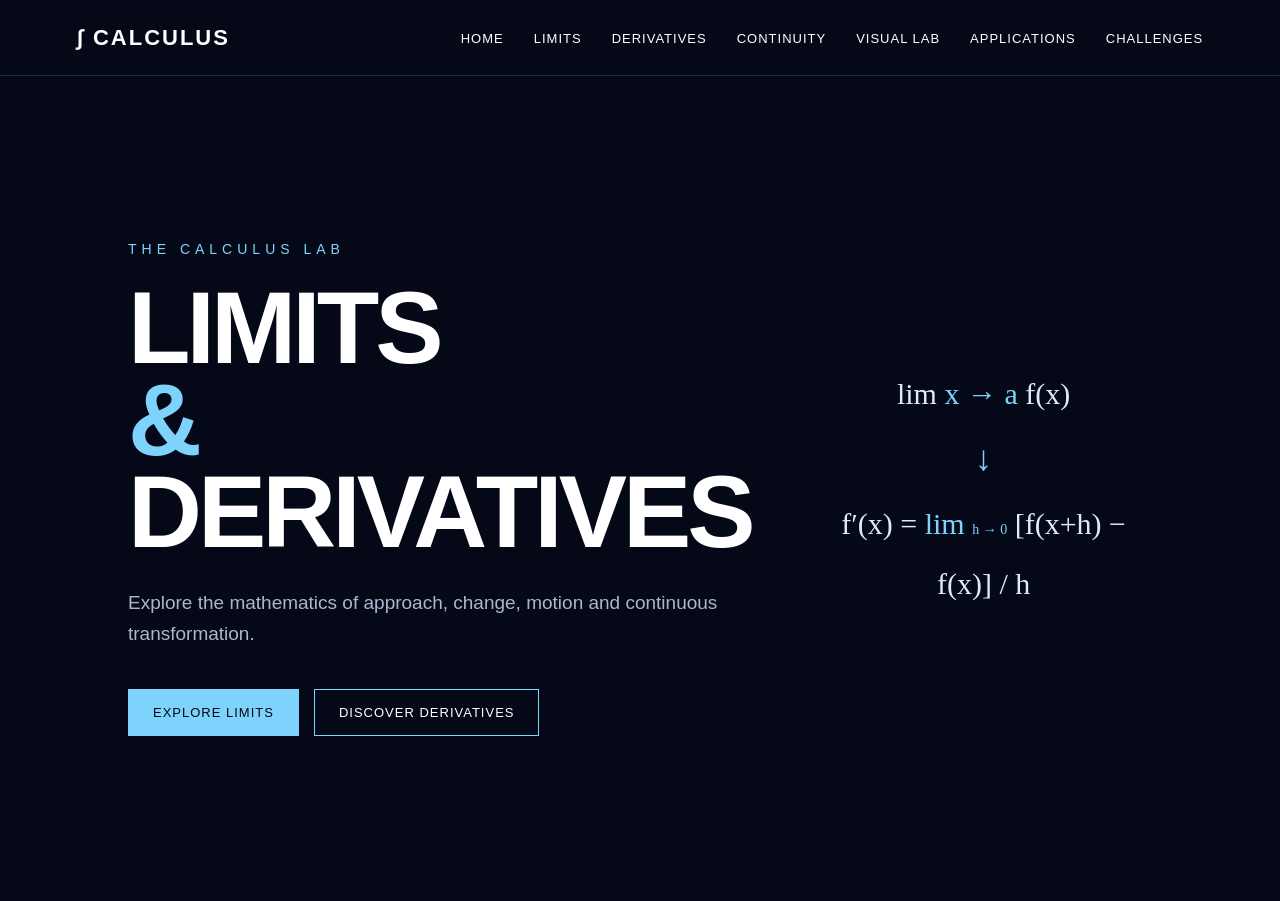
<file: index.html>
<!DOCTYPE html>
<html lang="en">

<head>
    <meta charset="UTF-8">
    <meta name="google-site-verification" content="V7TKDYLYKjox0ZuSymIshBcGemnYX03zlpI-O2CF2qI" />
    <meta name="viewport" content="width=device-width, initial-scale=1.0">

    <title>Limits and Derivatives</title>

    <link rel="stylesheet" href="style.css">
</head>

<body>

    <header>
        <nav>
            <div class="logo">∫ CALCULUS</div>

            <ul>
                <li><a href="index.html">HOME</a></li>
            <ul>
    <li><a href="pages/limits.html">LIMITS</a></li>
    <li><a href="pages/derivatives.html">DERIVATIVES</a></li>
    <li><a href="pages/continuity.html">CONTINUITY</a></li>
    <li><a href="pages/visual-lab.html">VISUAL LAB</a></li>
    <li><a href="pages/applications.html">APPLICATIONS</a></li>
    <li><a href="pages/challenges.html">CHALLENGES</a></li>
</ul>
            </ul>
        </nav>
    </header>

    <main>

        <section class="hero">

            <div class="hero-text">

                <p class="eyebrow">THE CALCULUS LAB</p>

                <h1>
                    LIMITS<br>
                    <span>&</span> DERIVATIVES
                </h1>

                <p class="subtitle">
                    Explore the mathematics of approach, change,
                    motion and continuous transformation.
                </p>

                <div class="buttons">
                    <a href="#" class="button primary">EXPLORE LIMITS</a>
                    <a href="#" class="button secondary">DISCOVER DERIVATIVES</a>
                </div>

            </div>

            <div class="equation">
                <div>lim <span>x → a</span> f(x)</div>

                <div class="arrow">↓</div>

                <div>
                    f′(x) =
                    <span>
                        lim
                        <small>h → 0</small>
                    </span>
                    [f(x+h) − f(x)] / h
                </div>
            </div>

        </section>

    </main>

</body>

</html>
</file>
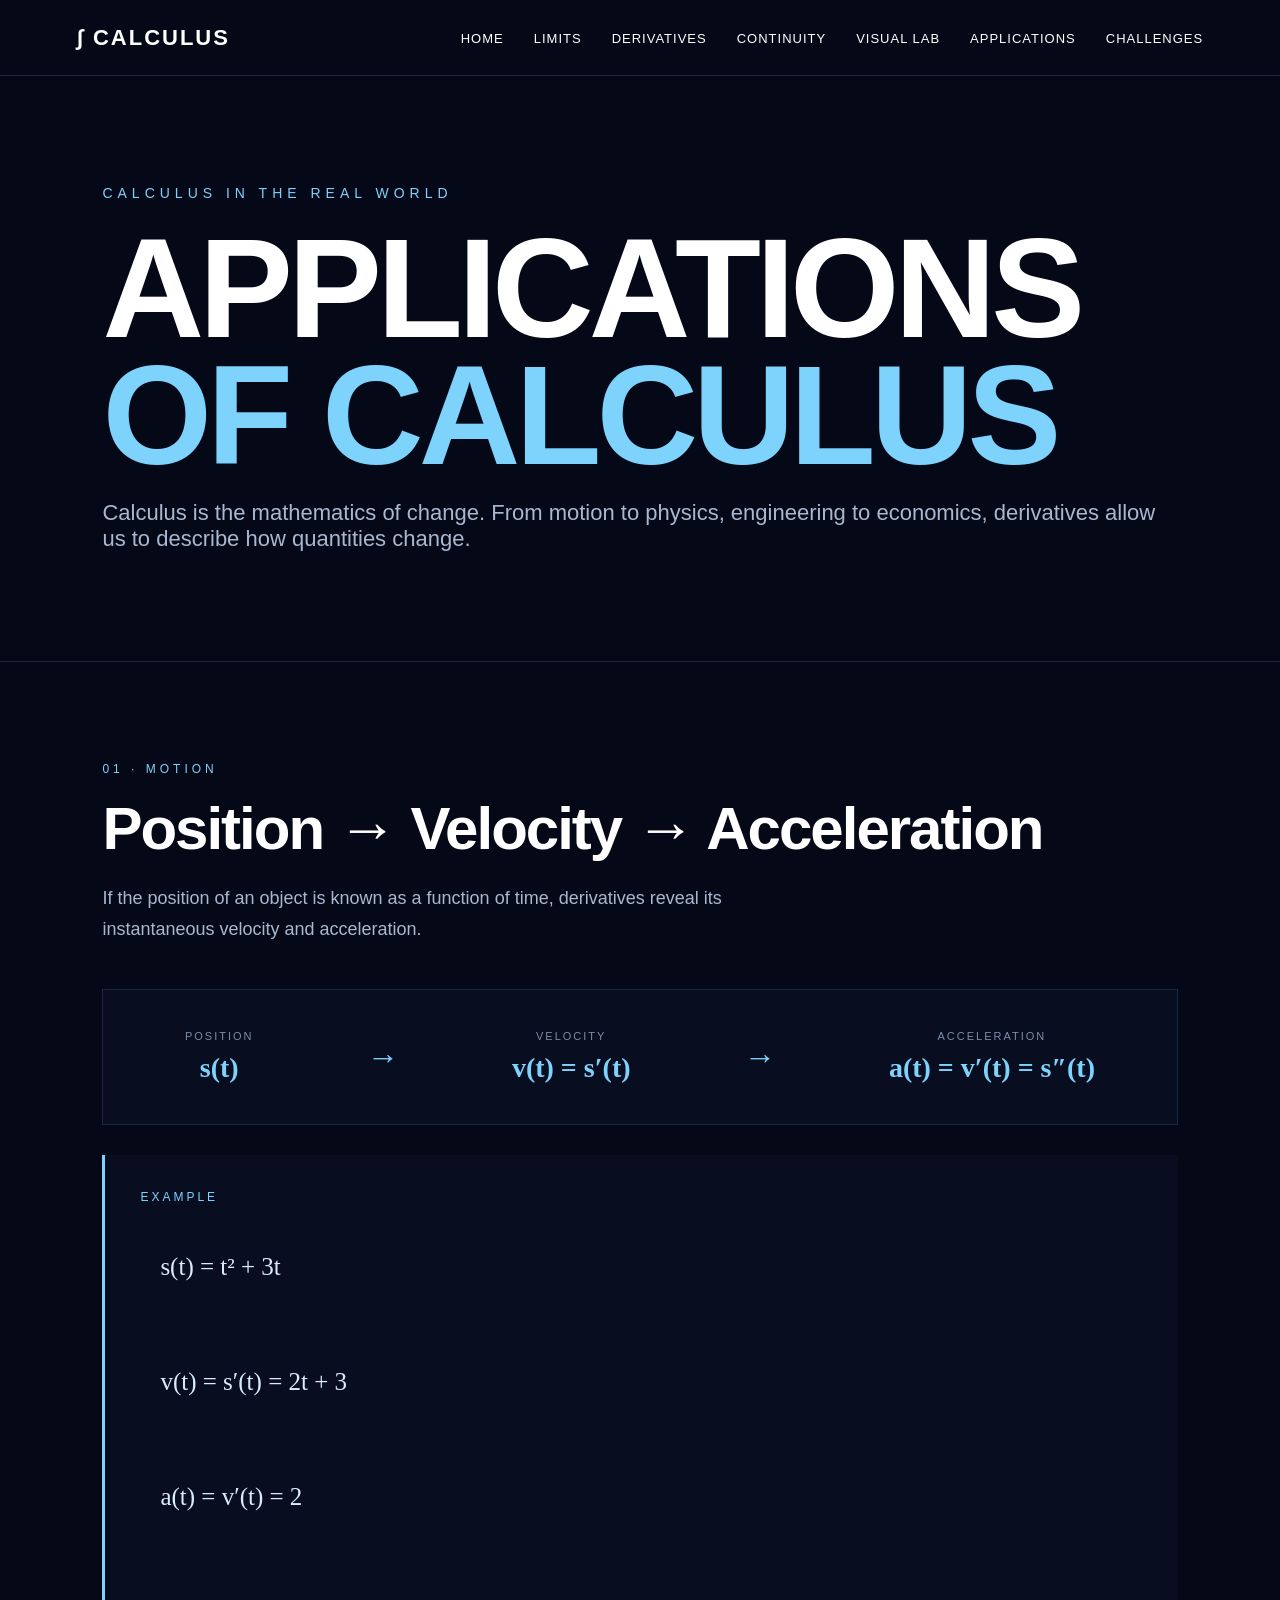
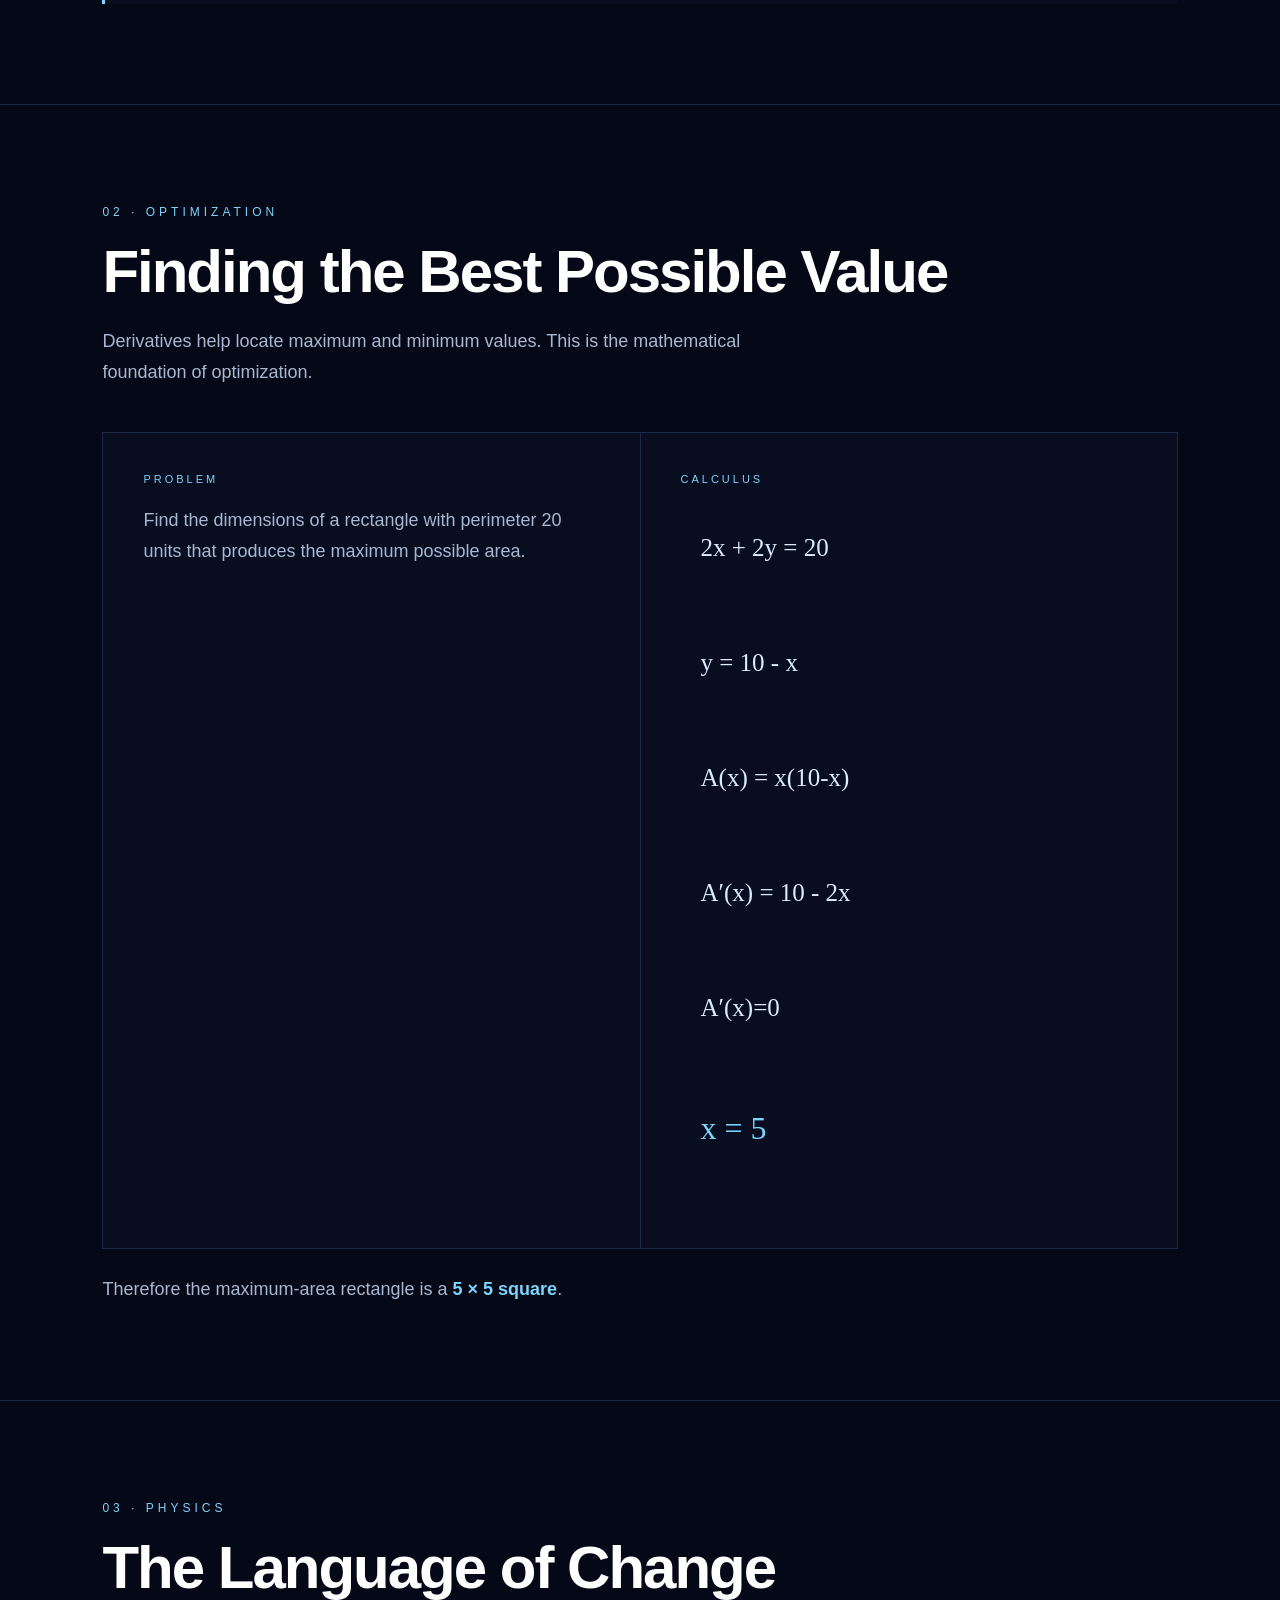
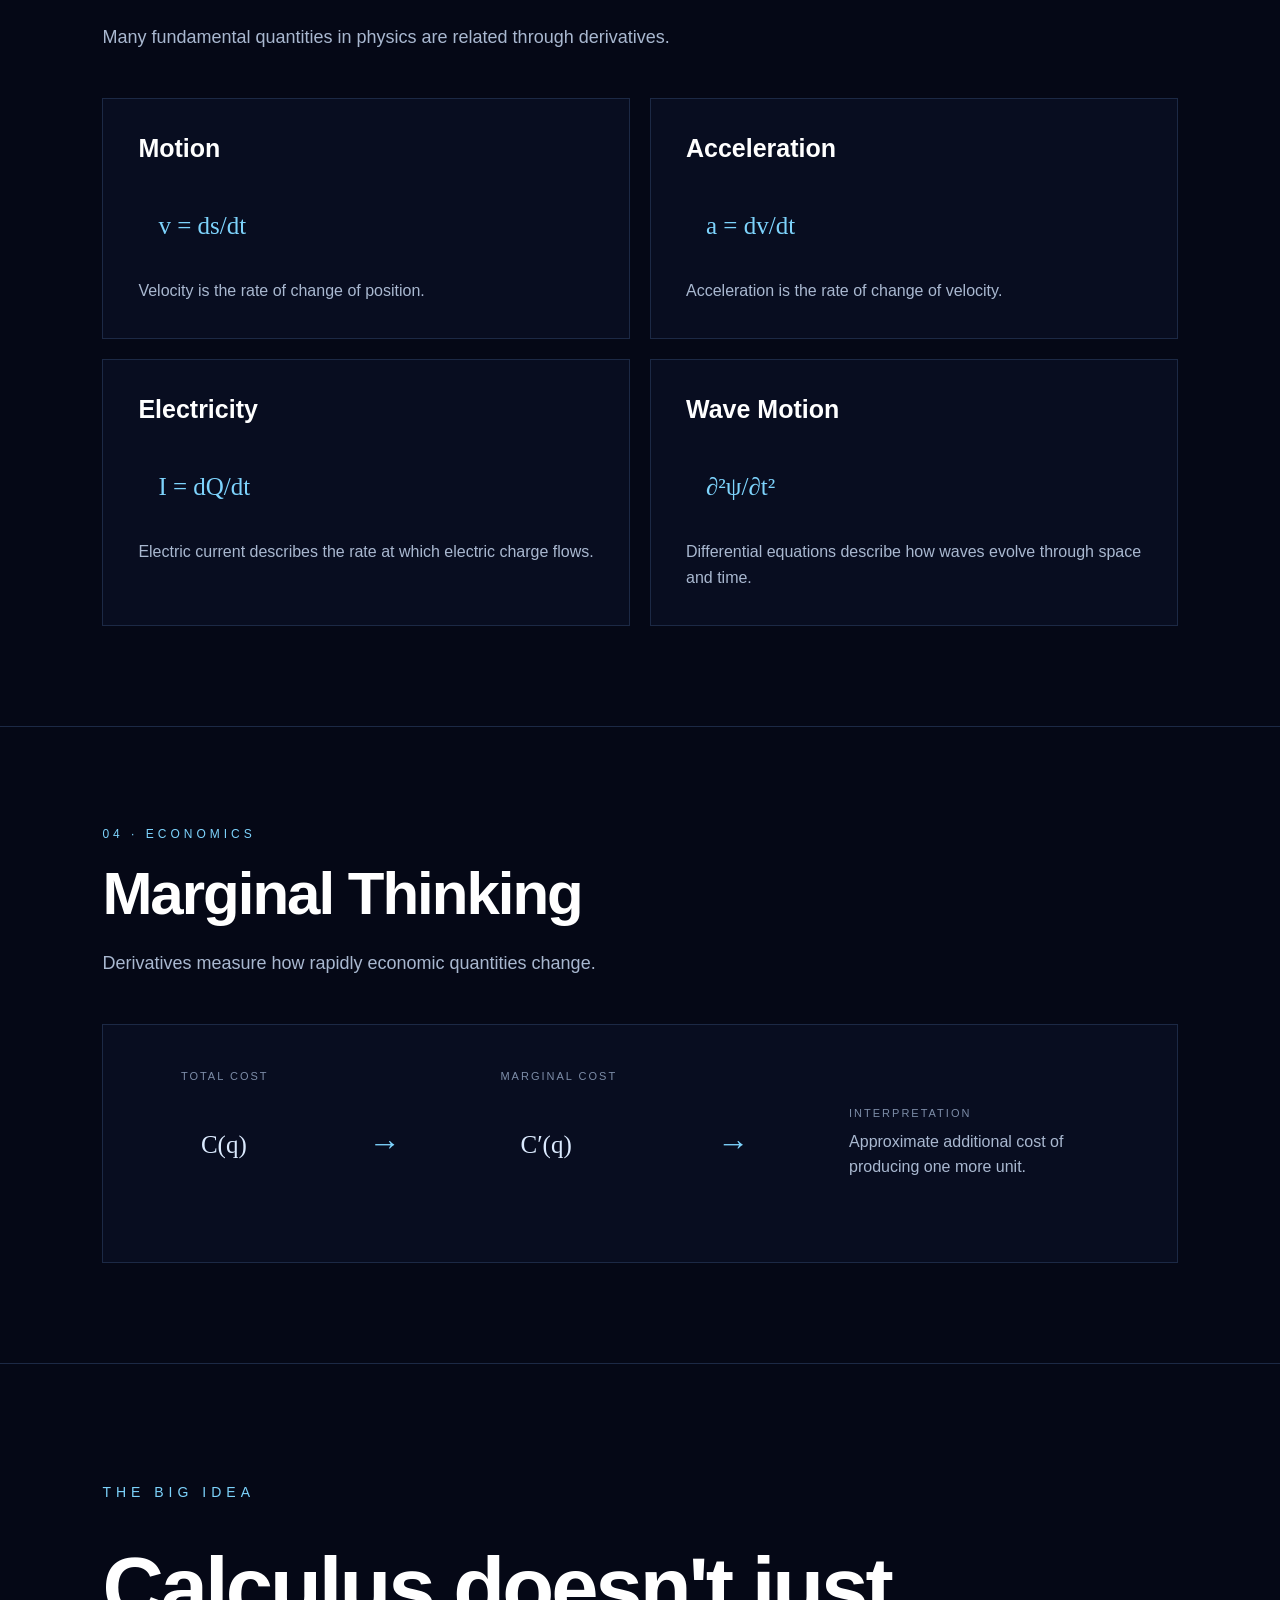
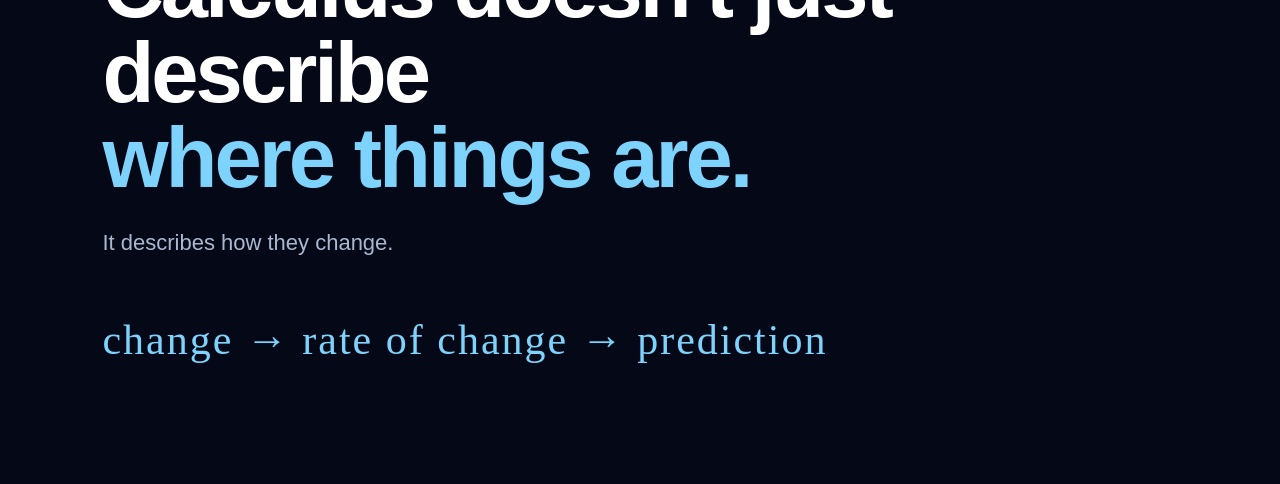
<file: applications.html>
<!DOCTYPE html>
<html lang="en">

<head>
    <meta charset="UTF-8">
    <meta name="viewport" content="width=device-width, initial-scale=1.0">

    <title>Applications | The Calculus Lab</title>

    <link rel="stylesheet" href="../style.css">
</head>

<body>

<header>
    <nav>

        <div class="logo">∫ CALCULUS</div>

        <ul>
            <li><a href="../index.html">HOME</a></li>
            <li><a href="limits.html">LIMITS</a></li>
            <li><a href="derivatives.html">DERIVATIVES</a></li>
            <li><a href="continuity.html">CONTINUITY</a></li>
            <li><a href="visual-lab.html">VISUAL LAB</a></li>
            <li><a href="applications.html">APPLICATIONS</a></li>
            <li><a href="challenges.html">CHALLENGES</a></li>
        </ul>

    </nav>
</header>


<main class="applications-page">

    <!-- HERO -->

    <section class="limits-hero">

        <p class="eyebrow">CALCULUS IN THE REAL WORLD</p>

        <h1>
            APPLICATIONS<br>
            <span>OF CALCULUS</span>
        </h1>

        <p class="intro">
            Calculus is the mathematics of change.
            From motion to physics, engineering to economics,
            derivatives allow us to describe how quantities change.
        </p>

    </section>


    <!-- MOTION -->

    <section class="application-section">

        <p class="section-label">01 · MOTION</p>

        <h2>Position → Velocity → Acceleration</h2>

        <p class="lab-description">
            If the position of an object is known as a function of time,
            derivatives reveal its instantaneous velocity and acceleration.
        </p>

        <div class="application-equation">

            <div>
                <small>POSITION</small>
                <strong>s(t)</strong>
            </div>

            <div class="operator">→</div>

            <div>
                <small>VELOCITY</small>
                <strong>v(t) = s′(t)</strong>
            </div>

            <div class="operator">→</div>

            <div>
                <small>ACCELERATION</small>
                <strong>a(t) = v′(t) = s″(t)</strong>
            </div>

        </div>

        <div class="example-box">

            <p>Example</p>

            <div class="math">
                s(t) = t² + 3t
            </div>

            <div class="math">
                v(t) = s′(t) = 2t + 3
            </div>

            <div class="math">
                a(t) = v′(t) = 2
            </div>

        </div>

    </section>


    <!-- OPTIMIZATION -->

    <section class="application-section">

        <p class="section-label">02 · OPTIMIZATION</p>

        <h2>Finding the Best Possible Value</h2>

        <p class="lab-description">
            Derivatives help locate maximum and minimum values.
            This is the mathematical foundation of optimization.
        </p>

        <div class="optimization-box">

            <div class="optimization-problem">

                <p class="problem-title">PROBLEM</p>

                <p>
                    Find the dimensions of a rectangle with perimeter
                    20 units that produces the maximum possible area.
                </p>

            </div>

            <div class="optimization-solution">

                <p class="problem-title">CALCULUS</p>

                <div class="math">
                    2x + 2y = 20
                </div>

                <div class="math">
                    y = 10 - x
                </div>

                <div class="math">
                    A(x) = x(10-x)
                </div>

                <div class="math">
                    A′(x) = 10 - 2x
                </div>

                <div class="math">
                    A′(x)=0
                </div>

                <div class="math answer">
                    x = 5
                </div>

            </div>

        </div>

        <p class="conclusion">
            Therefore the maximum-area rectangle is a
            <strong>5 × 5 square</strong>.
        </p>

    </section>


    <!-- PHYSICS -->

    <section class="application-section">

        <p class="section-label">03 · PHYSICS</p>

        <h2>The Language of Change</h2>

        <p class="lab-description">
            Many fundamental quantities in physics are related through
            derivatives.
        </p>

        <div class="physics-grid">

            <div class="physics-card">

                <h3>Motion</h3>

                <div class="math">
                    v = ds/dt
                </div>

                <p>
                    Velocity is the rate of change of position.
                </p>

            </div>


            <div class="physics-card">

                <h3>Acceleration</h3>

                <div class="math">
                    a = dv/dt
                </div>

                <p>
                    Acceleration is the rate of change of velocity.
                </p>

            </div>


            <div class="physics-card">

                <h3>Electricity</h3>

                <div class="math">
                    I = dQ/dt
                </div>

                <p>
                    Electric current describes the rate at which
                    electric charge flows.
                </p>

            </div>


            <div class="physics-card">

                <h3>Wave Motion</h3>

                <div class="math">
                    ∂²ψ/∂t²
                </div>

                <p>
                    Differential equations describe how waves evolve
                    through space and time.
                </p>

            </div>

        </div>

    </section>


    <!-- ECONOMICS -->

    <section class="application-section">

        <p class="section-label">04 · ECONOMICS</p>

        <h2>Marginal Thinking</h2>

        <p class="lab-description">
            Derivatives measure how rapidly economic quantities change.
        </p>

        <div class="economics-box">

            <div>

                <small>TOTAL COST</small>

                <div class="math">
                    C(q)
                </div>

            </div>

            <div class="operator">
                →
            </div>

            <div>

                <small>MARGINAL COST</small>

                <div class="math">
                    C′(q)
                </div>

            </div>

            <div class="operator">
                →
            </div>

            <div>

                <small>INTERPRETATION</small>

                <p>
                    Approximate additional cost of producing
                    one more unit.
                </p>

            </div>

        </div>

    </section>


    <!-- BIG IDEA -->

    <section class="calculus-ending">

        <p class="eyebrow">THE BIG IDEA</p>

        <h2>
            Calculus doesn't just describe<br>
            <span>where things are.</span>
        </h2>

        <p>
            It describes how they change.
        </p>

        <div class="big-equation">
            change → rate of change → prediction
        </div>

    </section>

</main>

</body>

</html>
</file>
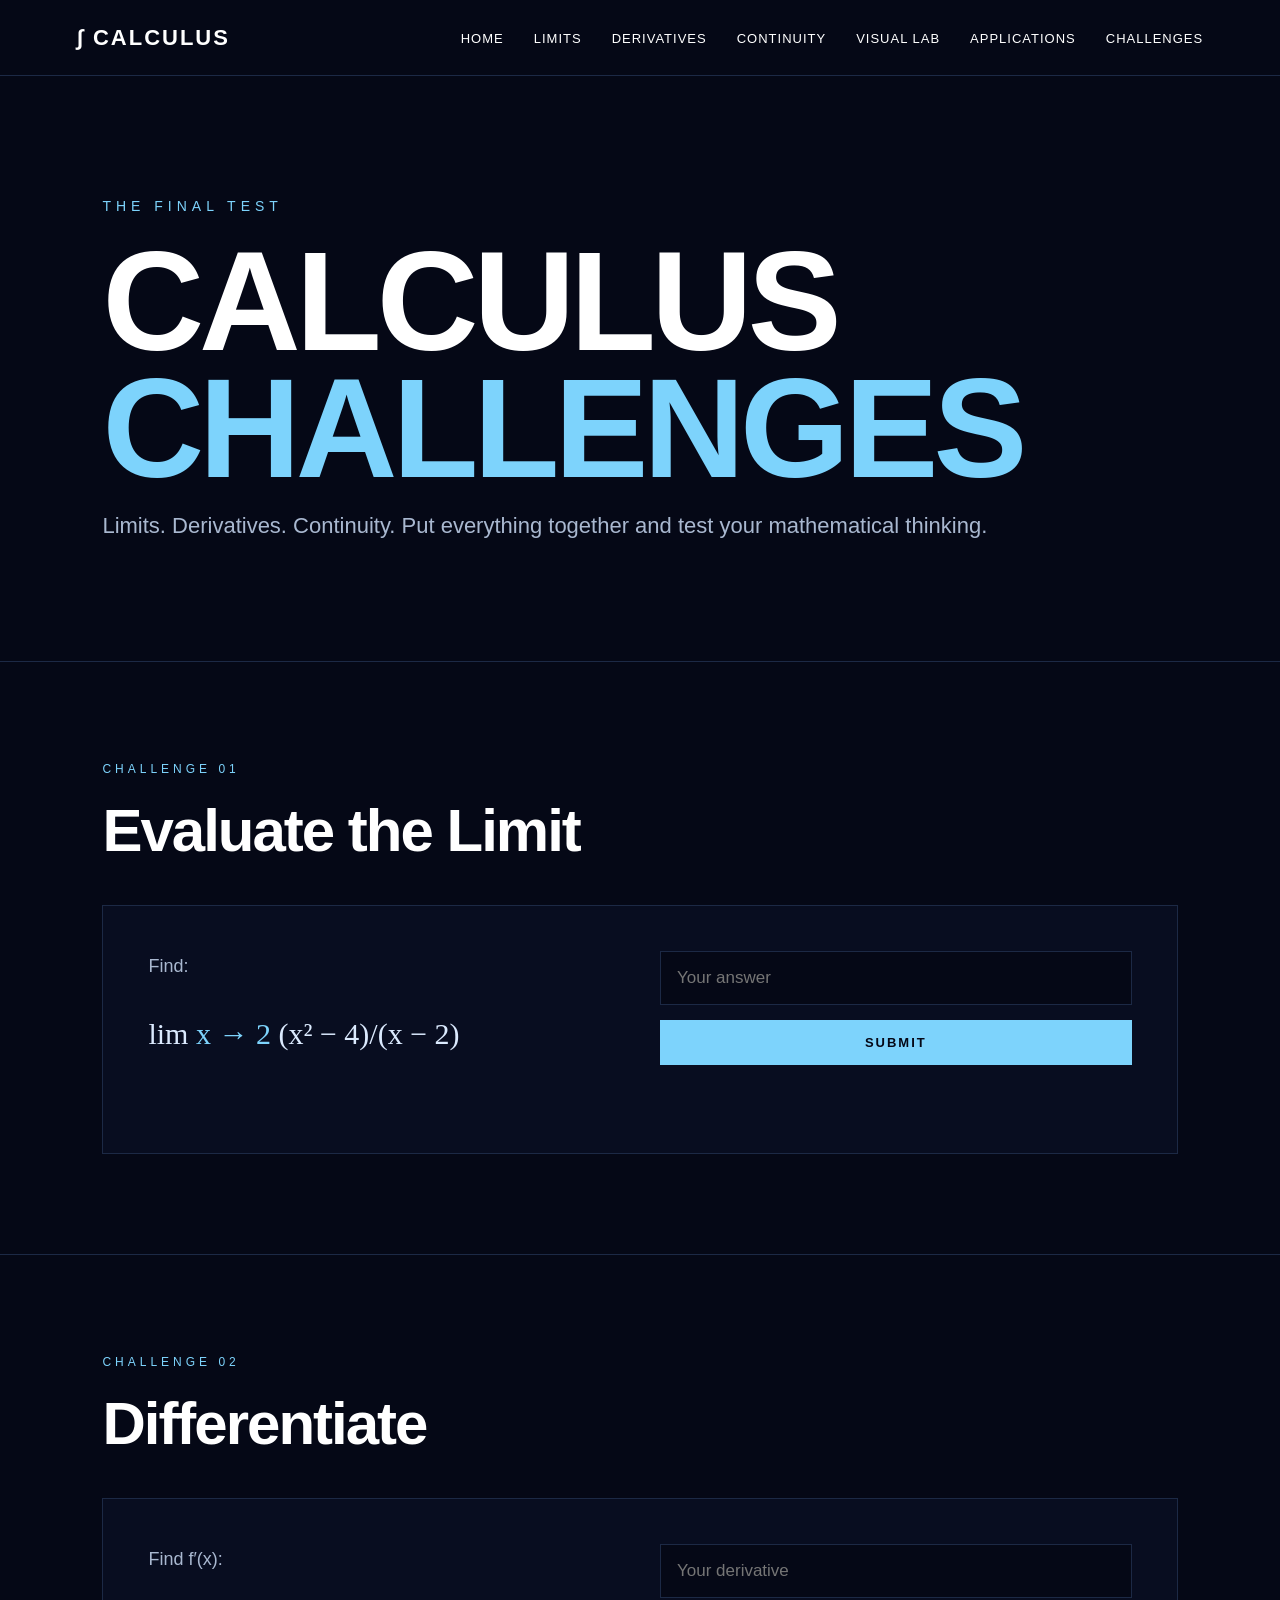
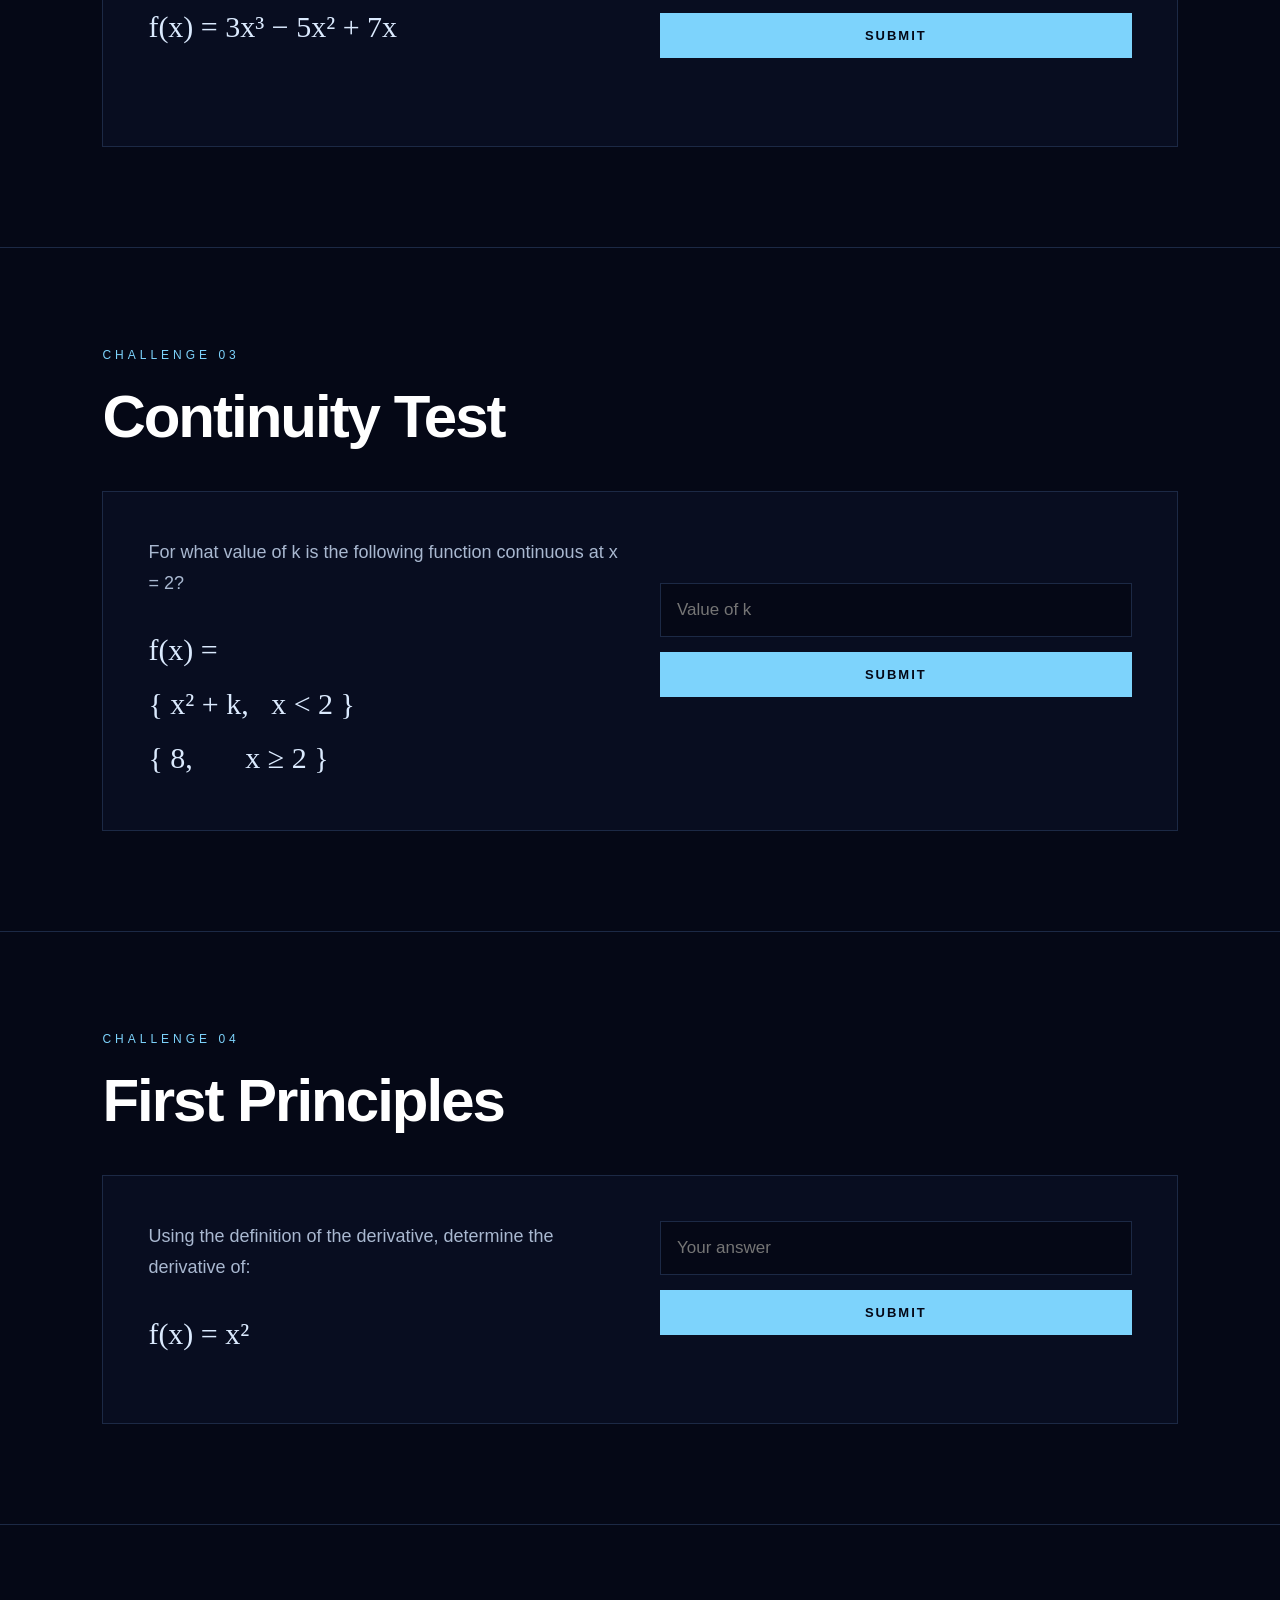
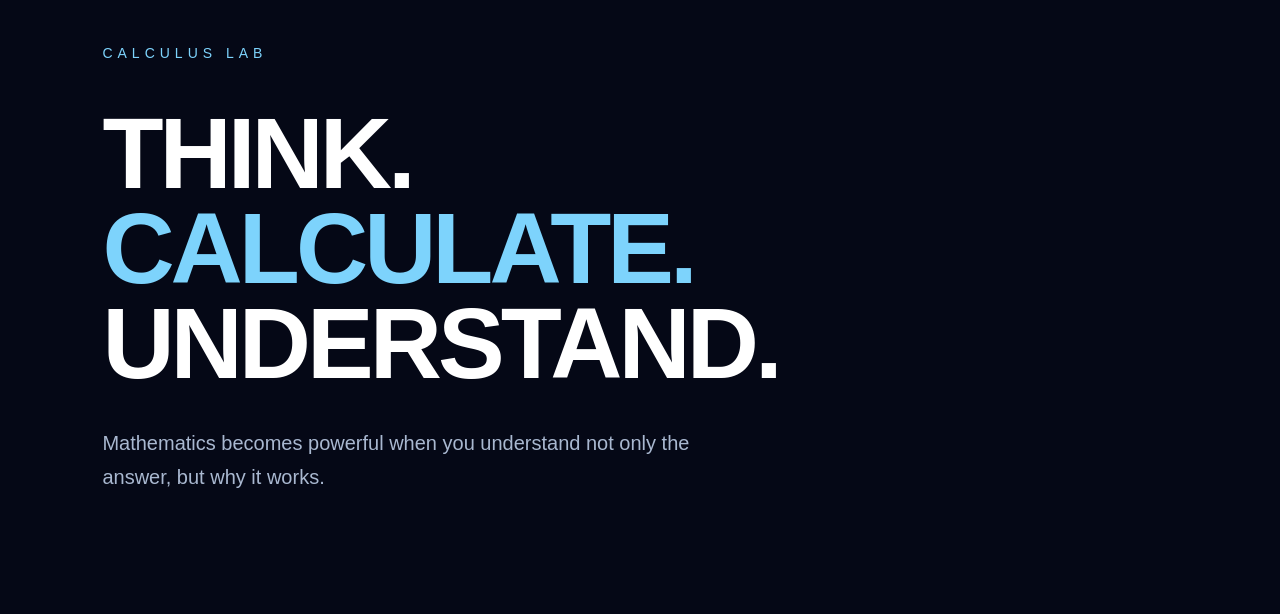
<file: challenges.html>
<!DOCTYPE html>
<html lang="en">

<head>
    <meta charset="UTF-8">
    <meta name="viewport" content="width=device-width, initial-scale=1.0">

    <title>Challenges | The Calculus Lab</title>

    <link rel="stylesheet" href="../style.css">
</head>

<body>

<header>

    <nav>

        <div class="logo">∫ CALCULUS</div>

        <ul>
            <li><a href="../index.html">HOME</a></li>
            <li><a href="limits.html">LIMITS</a></li>
            <li><a href="derivatives.html">DERIVATIVES</a></li>
            <li><a href="continuity.html">CONTINUITY</a></li>
            <li><a href="visual-lab.html">VISUAL LAB</a></li>
            <li><a href="applications.html">APPLICATIONS</a></li>
            <li><a href="challenges.html">CHALLENGES</a></li>
        </ul>

    </nav>

</header>


<main class="challenges-page">

    <!-- HERO -->

    <section class="limits-hero">

        <p class="eyebrow">THE FINAL TEST</p>

        <h1>
            CALCULUS<br>
            <span>CHALLENGES</span>
        </h1>

        <p class="intro">
            Limits. Derivatives. Continuity.
            Put everything together and test your mathematical thinking.
        </p>

    </section>


    <!-- CHALLENGE 01 -->

    <section class="challenge-section">

        <div class="challenge-number">
            CHALLENGE 01
        </div>

        <h2>Evaluate the Limit</h2>

        <div class="challenge-box">

            <div class="challenge-question">
                <p>Find:</p>

                <div class="challenge-math">
                    lim <span>x → 2</span>
                    (x² − 4)/(x − 2)
                </div>
            </div>

            <div class="challenge-answer">

                <input
                    type="number"
                    id="answer1"
                    placeholder="Your answer"
                >

                <button onclick="checkAnswer(1)">
                    SUBMIT
                </button>

                <p id="result1"></p>

            </div>

        </div>

    </section>


    <!-- CHALLENGE 02 -->

    <section class="challenge-section">

        <div class="challenge-number">
            CHALLENGE 02
        </div>

        <h2>Differentiate</h2>

        <div class="challenge-box">

            <div class="challenge-question">

                <p>Find f′(x):</p>

                <div class="challenge-math">
                    f(x) = 3x³ − 5x² + 7x
                </div>

            </div>

            <div class="challenge-answer">

                <input
                    type="text"
                    id="answer2"
                    placeholder="Your derivative"
                >

                <button onclick="checkAnswer(2)">
                    SUBMIT
                </button>

                <p id="result2"></p>

            </div>

        </div>

    </section>


    <!-- CHALLENGE 03 -->

    <section class="challenge-section">

        <div class="challenge-number">
            CHALLENGE 03
        </div>

        <h2>Continuity Test</h2>

        <div class="challenge-box">

            <div class="challenge-question">

                <p>
                    For what value of k is the following function
                    continuous at x = 2?
                </p>

                <div class="challenge-math">
                    f(x) =
                    <br>
                    { x² + k, &nbsp; x &lt; 2 }
                    <br>
                    { 8, &nbsp;&nbsp;&nbsp;&nbsp;&nbsp; x ≥ 2 }
                </div>

            </div>

            <div class="challenge-answer">

                <input
                    type="number"
                    id="answer3"
                    placeholder="Value of k"
                >

                <button onclick="checkAnswer(3)">
                    SUBMIT
                </button>

                <p id="result3"></p>

            </div>

        </div>

    </section>


    <!-- CHALLENGE 04 -->

    <section class="challenge-section">

        <div class="challenge-number">
            CHALLENGE 04
        </div>

        <h2>First Principles</h2>

        <div class="challenge-box">

            <div class="challenge-question">

                <p>
                    Using the definition of the derivative,
                    determine the derivative of:
                </p>

                <div class="challenge-math">
                    f(x) = x²
                </div>

            </div>

            <div class="challenge-answer">

                <input
                    type="text"
                    id="answer4"
                    placeholder="Your answer"
                >

                <button onclick="checkAnswer(4)">
                    SUBMIT
                </button>

                <p id="result4"></p>

            </div>

        </div>

    </section>


    <!-- FINAL -->

    <section class="challenge-ending">

        <p class="eyebrow">CALCULUS LAB</p>

        <h2>
            THINK.<br>
            <span>CALCULATE.</span><br>
            UNDERSTAND.
        </h2>

        <p>
            Mathematics becomes powerful when you understand
            not only the answer, but why it works.
        </p>

    </section>

</main>


<script src="../script.js"></script>

</body>

</html>
</file>
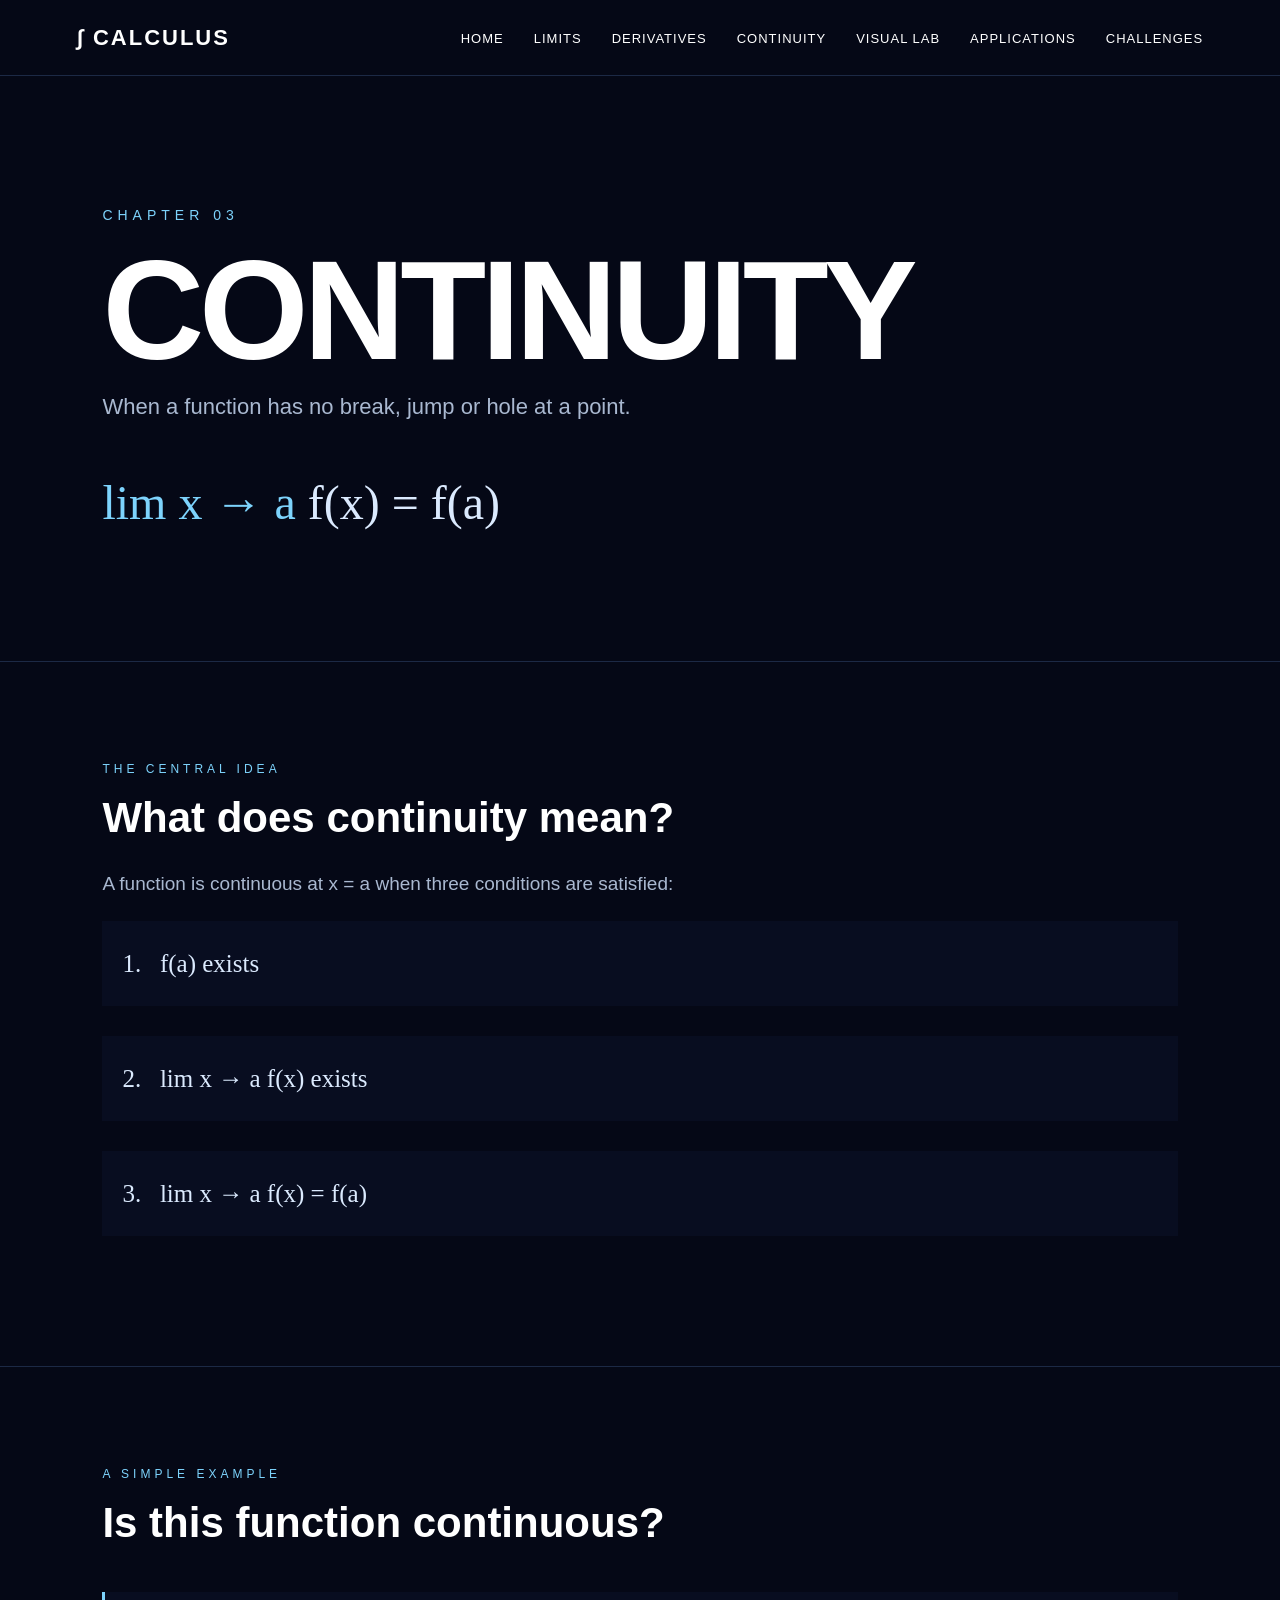
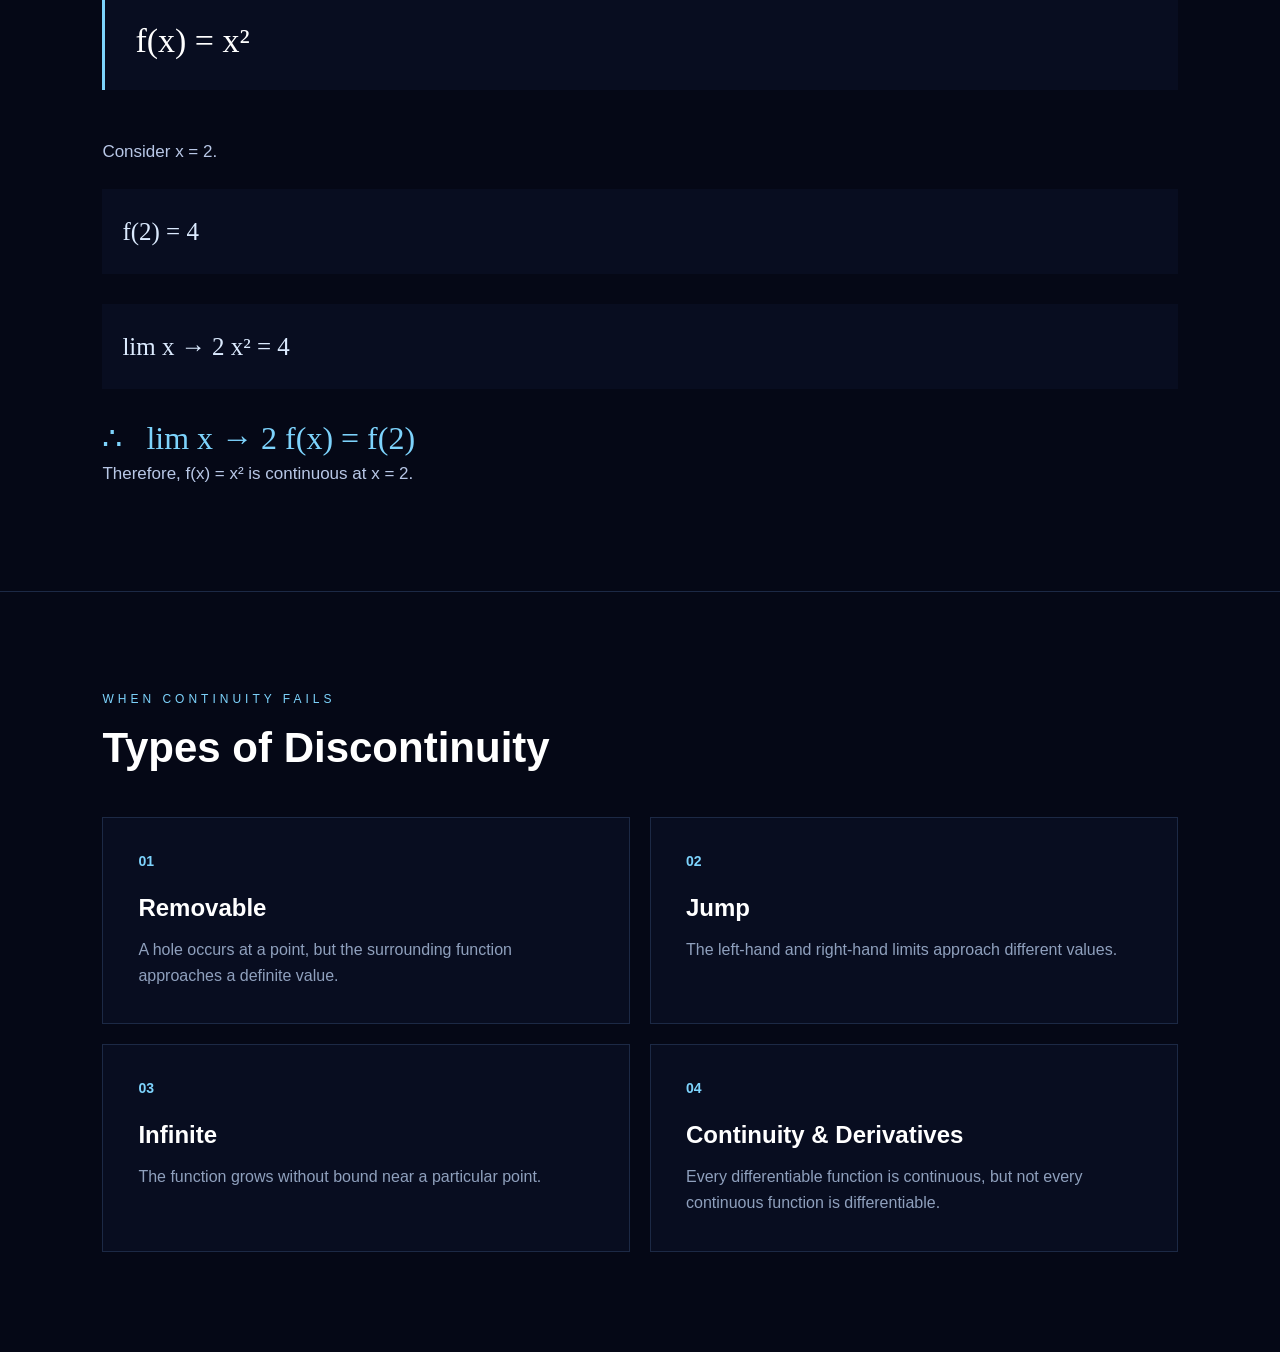
<file: continuity.html>
<!DOCTYPE html>
<html lang="en">

<head>
    <meta charset="UTF-8">
    <meta name="viewport" content="width=device-width, initial-scale=1.0">

    <title>Continuity | The Calculus Lab</title>

    <link rel="stylesheet" href="../style.css">
</head>

<body>

<header>
    <nav>
        <div class="logo">∫ CALCULUS</div>

        <ul>
            <li><a href="../index.html">HOME</a></li>
            <li><a href="limits.html">LIMITS</a></li>
            <li><a href="derivatives.html">DERIVATIVES</a></li>
            <li><a href="continuity.html">CONTINUITY</a></li>
            <li><a href="visual-lab.html">VISUAL LAB</a></li>
            <li><a href="applications.html">APPLICATIONS</a></li>
            <li><a href="challenges.html">CHALLENGES</a></li>
        </ul>
    </nav>
</header>


<main class="continuity-page">

    <section class="limits-hero">

        <p class="eyebrow">CHAPTER 03</p>

        <h1>CONTINUITY</h1>

        <p class="intro">
            When a function has no break, jump or hole at a point.
        </p>

        <div class="main-equation">
            <span>lim x → a</span> f(x) = f(a)
        </div>

    </section>


    <section class="concept">

        <p class="section-label">THE CENTRAL IDEA</p>

        <h2>What does continuity mean?</h2>

        <p>
            A function is continuous at x = a when three conditions
            are satisfied:
        </p>

        <div class="math">
            1. &nbsp; f(a) exists
        </div>

        <div class="math">
            2. &nbsp; lim x → a f(x) exists
        </div>

        <div class="math">
            3. &nbsp; lim x → a f(x) = f(a)
        </div>

    </section>


    <section class="example">

        <p class="section-label">A SIMPLE EXAMPLE</p>

        <h2>Is this function continuous?</h2>

        <div class="problem">
            f(x) = x²
        </div>

        <p class="solution">
            Consider x = 2.
        </p>

        <div class="math">
            f(2) = 4
        </div>

        <div class="math">
            lim x → 2 x² = 4
        </div>

        <div class="answer">
            ∴ &nbsp; lim x → 2 f(x) = f(2)
        </div>

        <p class="solution">
            Therefore, f(x) = x² is continuous at x = 2.
        </p>

    </section>


    <section class="topics">

        <p class="section-label">WHEN CONTINUITY FAILS</p>

        <h2>Types of Discontinuity</h2>

        <div class="topic-grid">

            <div class="topic-card">
                <h3>01</h3>
                <h4>Removable</h4>
                <p>
                    A hole occurs at a point, but the surrounding
                    function approaches a definite value.
                </p>
            </div>

            <div class="topic-card">
                <h3>02</h3>
                <h4>Jump</h4>
                <p>
                    The left-hand and right-hand limits approach
                    different values.
                </p>
            </div>

            <div class="topic-card">
                <h3>03</h3>
                <h4>Infinite</h4>
                <p>
                    The function grows without bound near a particular point.
                </p>
            </div>

            <div class="topic-card">
                <h3>04</h3>
                <h4>Continuity & Derivatives</h4>
                <p>
                    Every differentiable function is continuous,
                    but not every continuous function is differentiable.
                </p>
            </div>

        </div>

    </section>

</main>

</body>

</html>
</file>
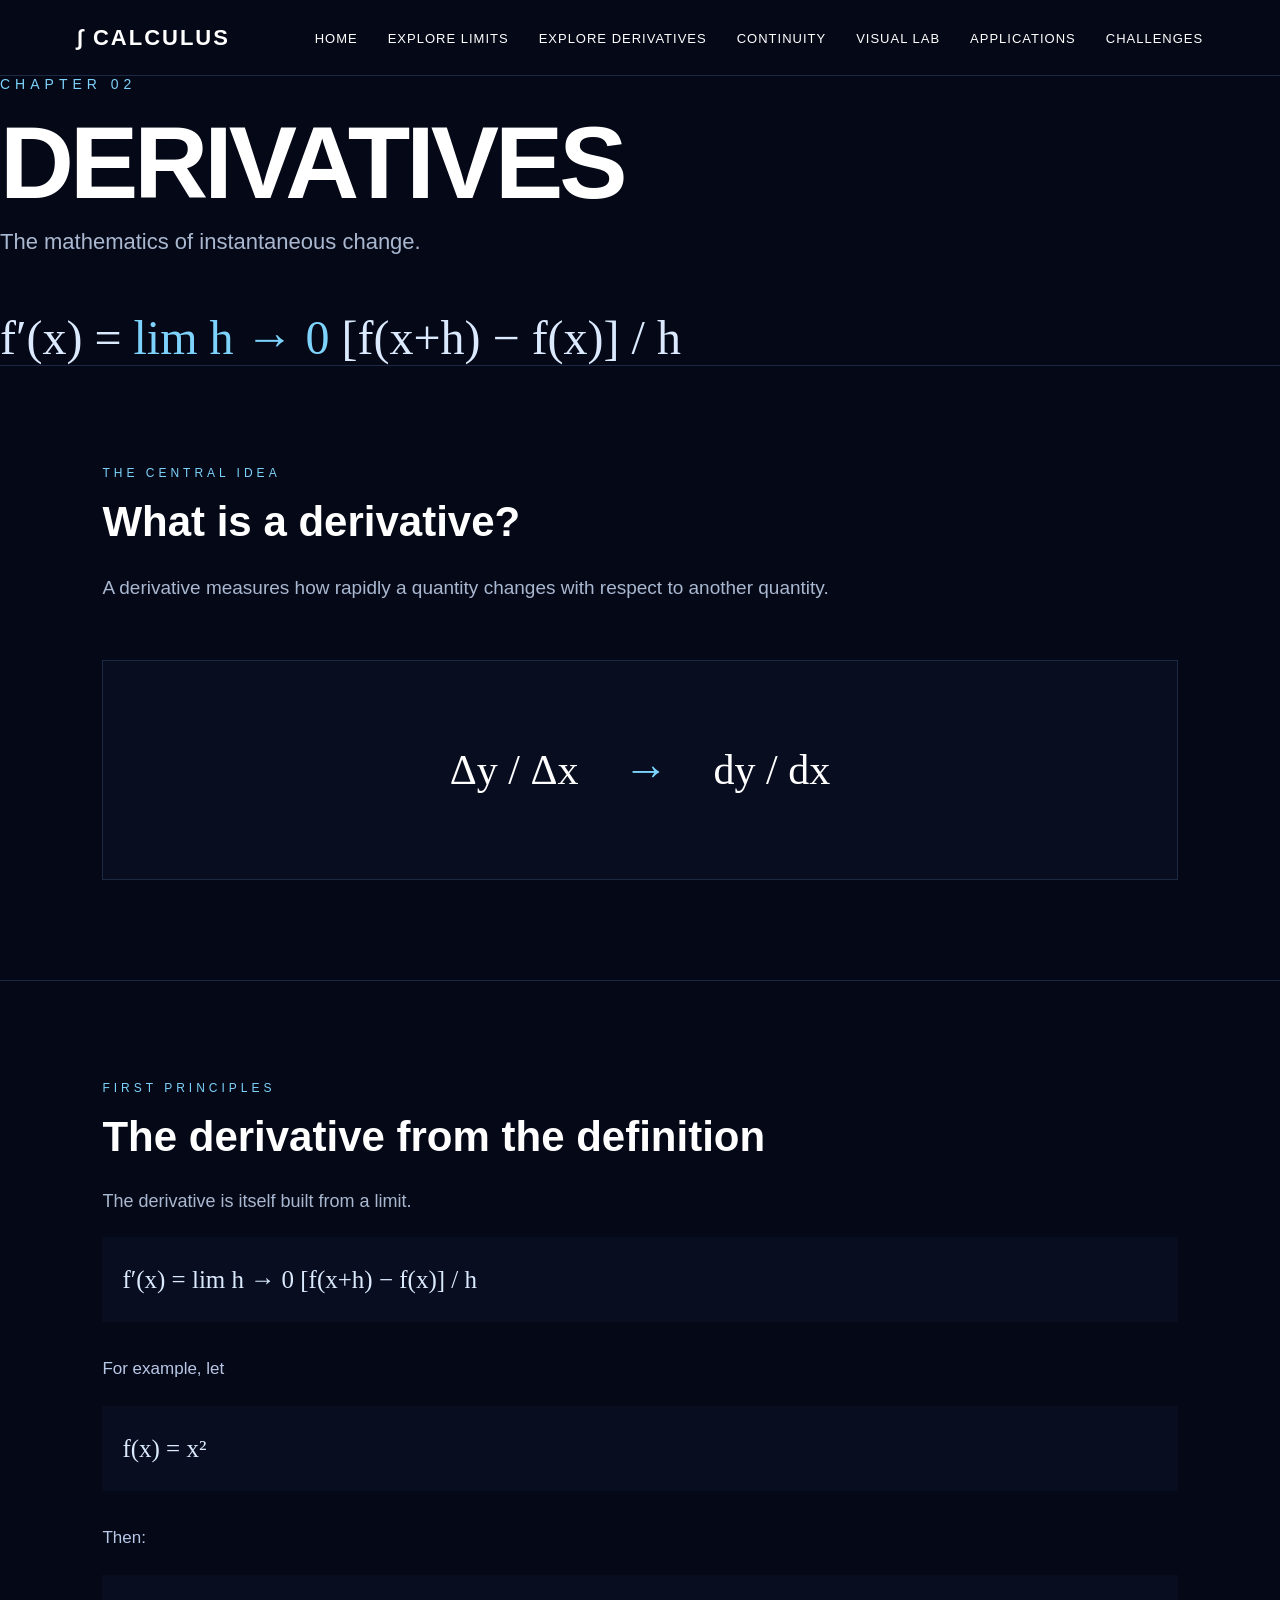
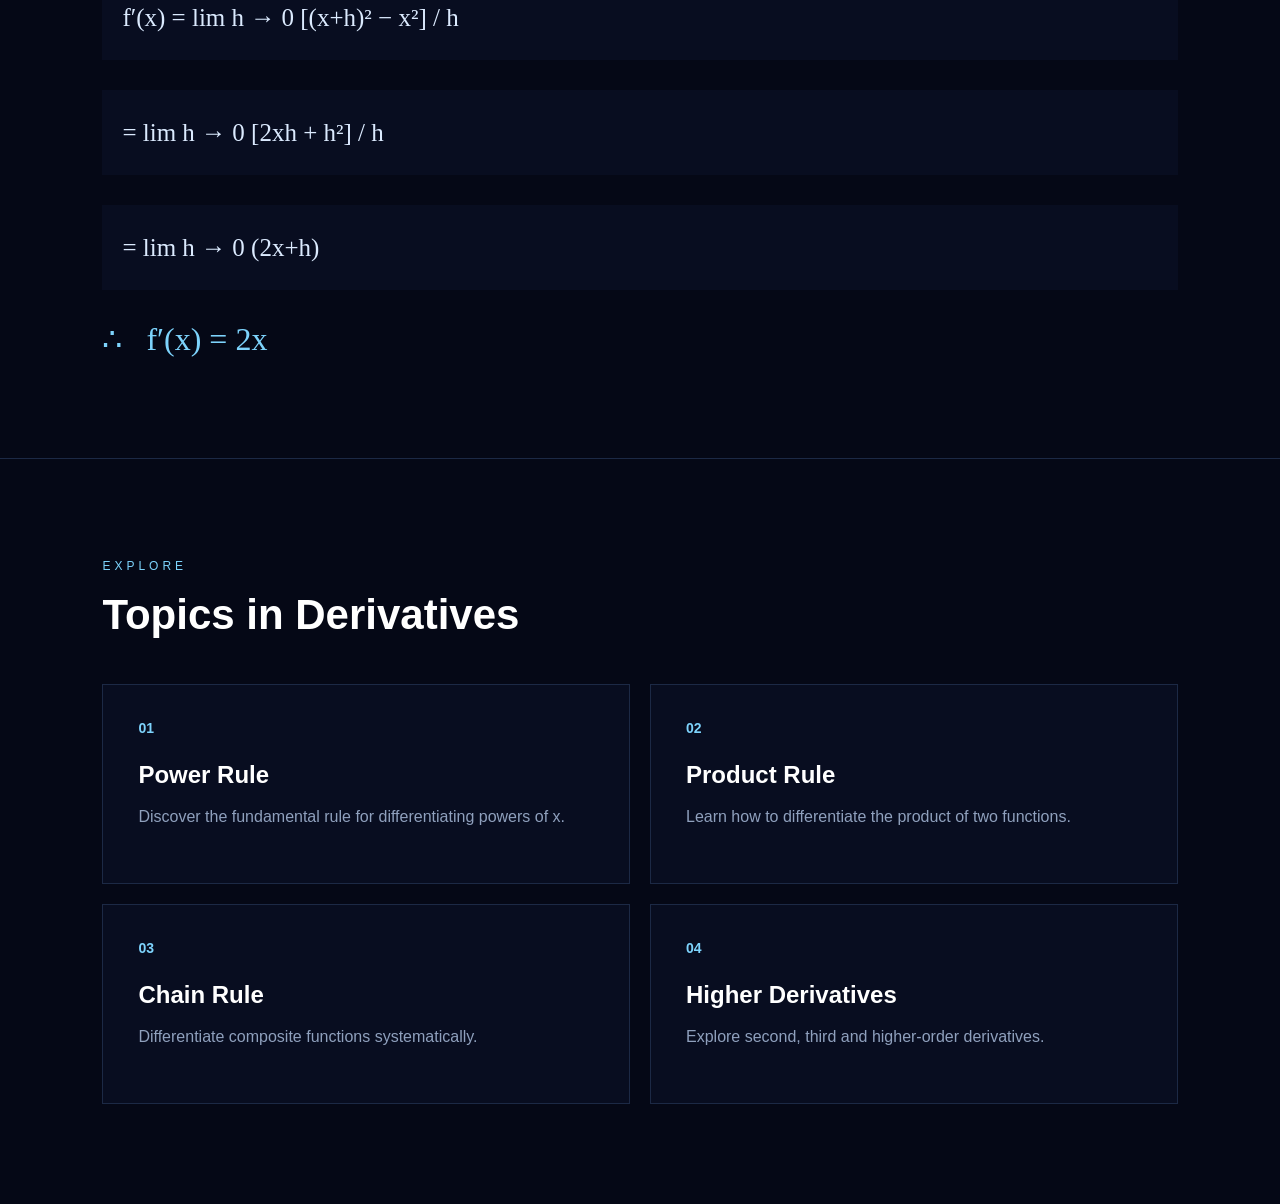
<file: derivatives.html>
<!DOCTYPE html>
<html lang="en">

<head>
    <meta charset="UTF-8">
    <meta name="viewport" content="width=device-width, initial-scale=1.0">

    <title>Derivatives | The Calculus Lab</title>

    <link rel="stylesheet" href="../style.css">
</head>

<body>

<header>
    <nav>
        <div class="logo">∫ CALCULUS</div>

        <ul>
            <li><a href="../index.html">HOME</a></li>
            <li><a href="limits.html">EXPLORE LIMITS</a></li>
            <li><a href="derivatives.html">EXPLORE DERIVATIVES</a></li>
            <li><a href="continuity.html">CONTINUITY</a></li>
            <li><a href="visual-lab.html">VISUAL LAB</a></li>
            <li><a href="applications.html">APPLICATIONS</a></li>
            <li><a href="challenges.html">CHALLENGES</a></li>
        </ul>
    </nav>
</header>

<main class="derivatives-page">

    <section class="derivatives-hero">

        <p class="eyebrow">CHAPTER 02</p>

        <h1>DERIVATIVES</h1>

        <p class="intro">
            The mathematics of instantaneous change.
        </p>

        <div class="main-equation">
            f′(x) =
            <span>
                lim h → 0
            </span>
            [f(x+h) − f(x)] / h
        </div>

    </section>


    <section class="concept">

        <p class="section-label">THE CENTRAL IDEA</p>

        <h2>What is a derivative?</h2>

        <p>
            A derivative measures how rapidly a quantity changes
            with respect to another quantity.
        </p>

        <div class="concept-box">

            <div class="big-symbol">
                Δy / Δx
            </div>

            <div class="concept-arrow">→</div>

            <div class="big-symbol">
                dy / dx
            </div>

        </div>

    </section>


    <section class="example">

        <p class="section-label">FIRST PRINCIPLES</p>

        <h2>The derivative from the definition</h2>

        <p class="lab-description">
            The derivative is itself built from a limit.
        </p>

        <div class="math">
            f′(x) =
            lim
            <span>h → 0</span>
            [f(x+h) − f(x)] / h
        </div>

        <p class="solution">

            For example, let

        </p>

        <div class="math">
            f(x) = x²
        </div>

        <p class="solution">

            Then:

        </p>

        <div class="math">
            f′(x)
            =
            lim
            <span>h → 0</span>
            [(x+h)² − x²] / h
        </div>

        <div class="math">
            =
            lim
            <span>h → 0</span>
            [2xh + h²] / h
        </div>

        <div class="math">
            =
            lim
            <span>h → 0</span>
            (2x+h)
        </div>

        <div class="answer">
            ∴ &nbsp; f′(x) = 2x
        </div>

    </section>


    <section class="topics">

        <p class="section-label">EXPLORE</p>

        <h2>Topics in Derivatives</h2>

        <div class="topic-grid">

            <div class="topic-card">
                <h3>01</h3>
                <h4>Power Rule</h4>
                <p>
                    Discover the fundamental rule for differentiating powers of x.
                </p>
            </div>

            <div class="topic-card">
                <h3>02</h3>
                <h4>Product Rule</h4>
                <p>
                    Learn how to differentiate the product of two functions.
                </p>
            </div>

            <div class="topic-card">
                <h3>03</h3>
                <h4>Chain Rule</h4>
                <p>
                    Differentiate composite functions systematically.
                </p>
            </div>

            <div class="topic-card">
                <h3>04</h3>
                <h4>Higher Derivatives</h4>
                <p>
                    Explore second, third and higher-order derivatives.
                </p>
            </div>

        </div>

    </section>

</main>

</body>

</html>
</file>
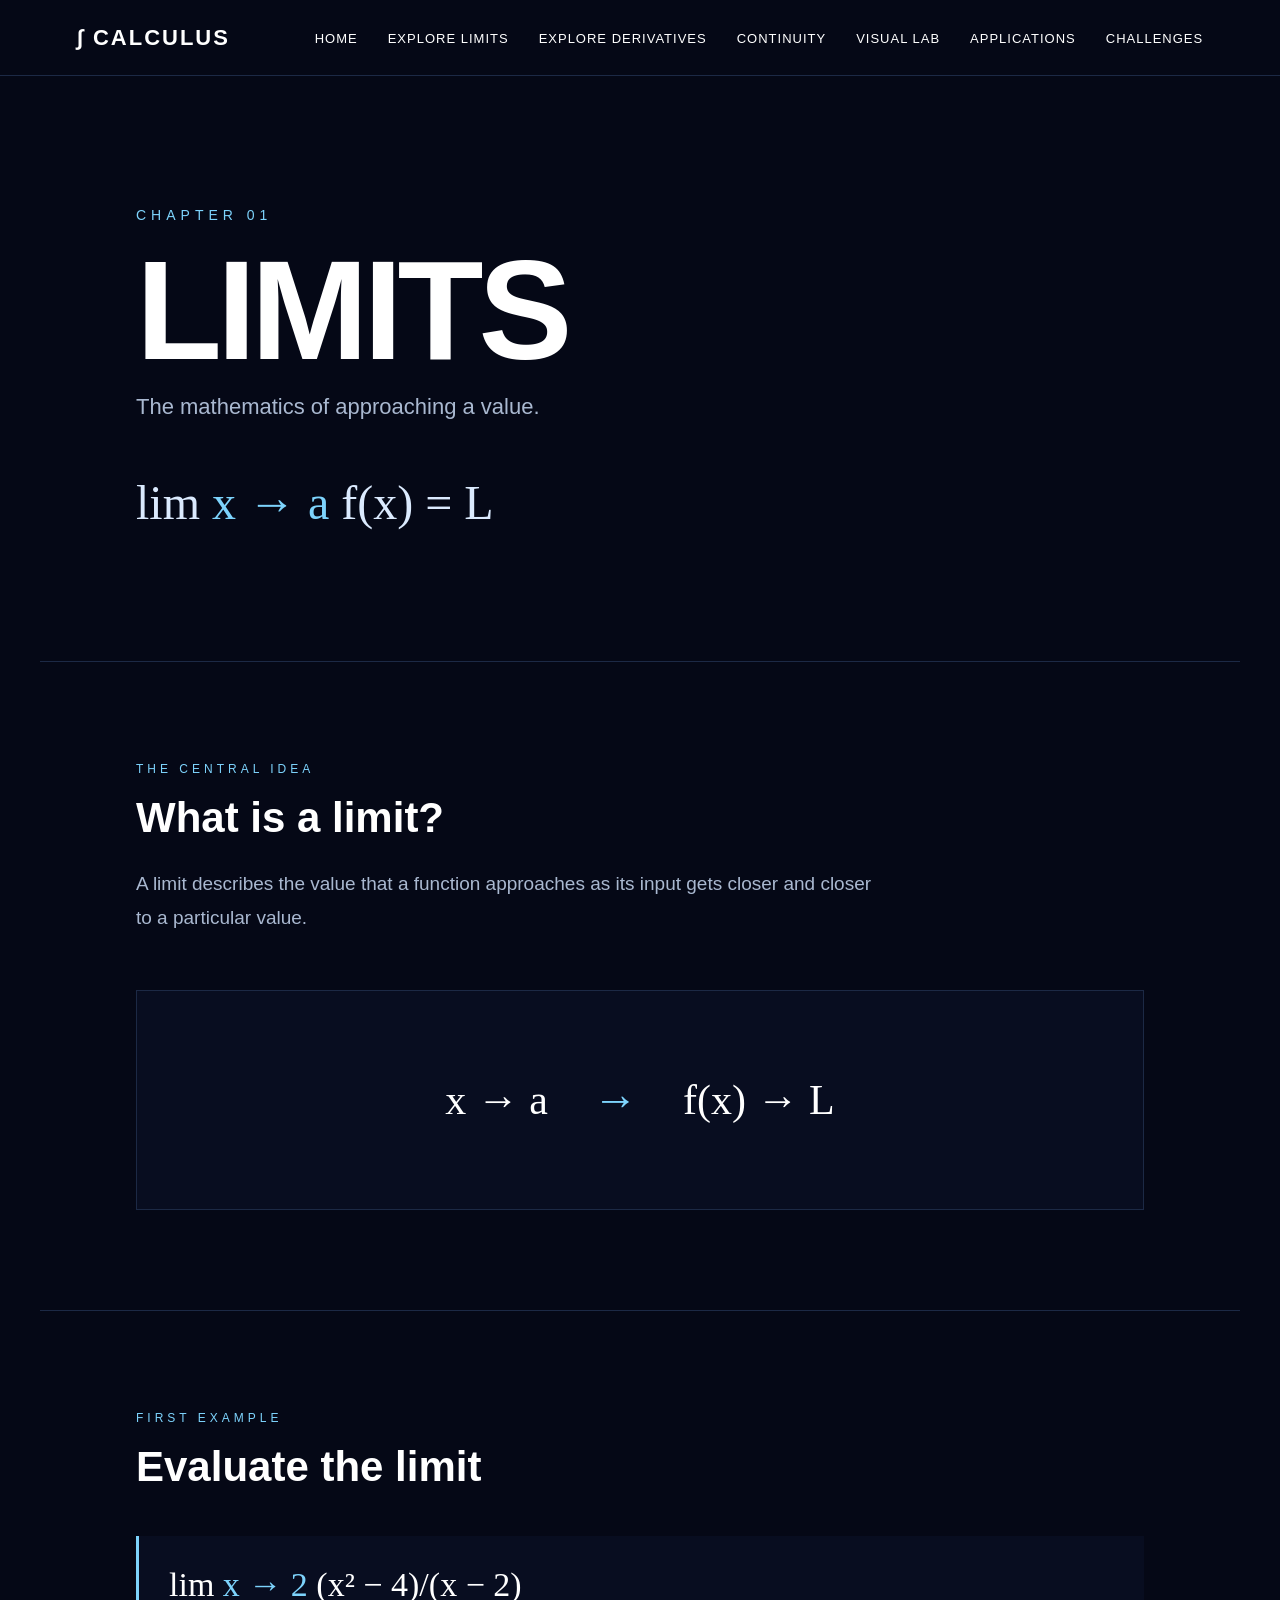
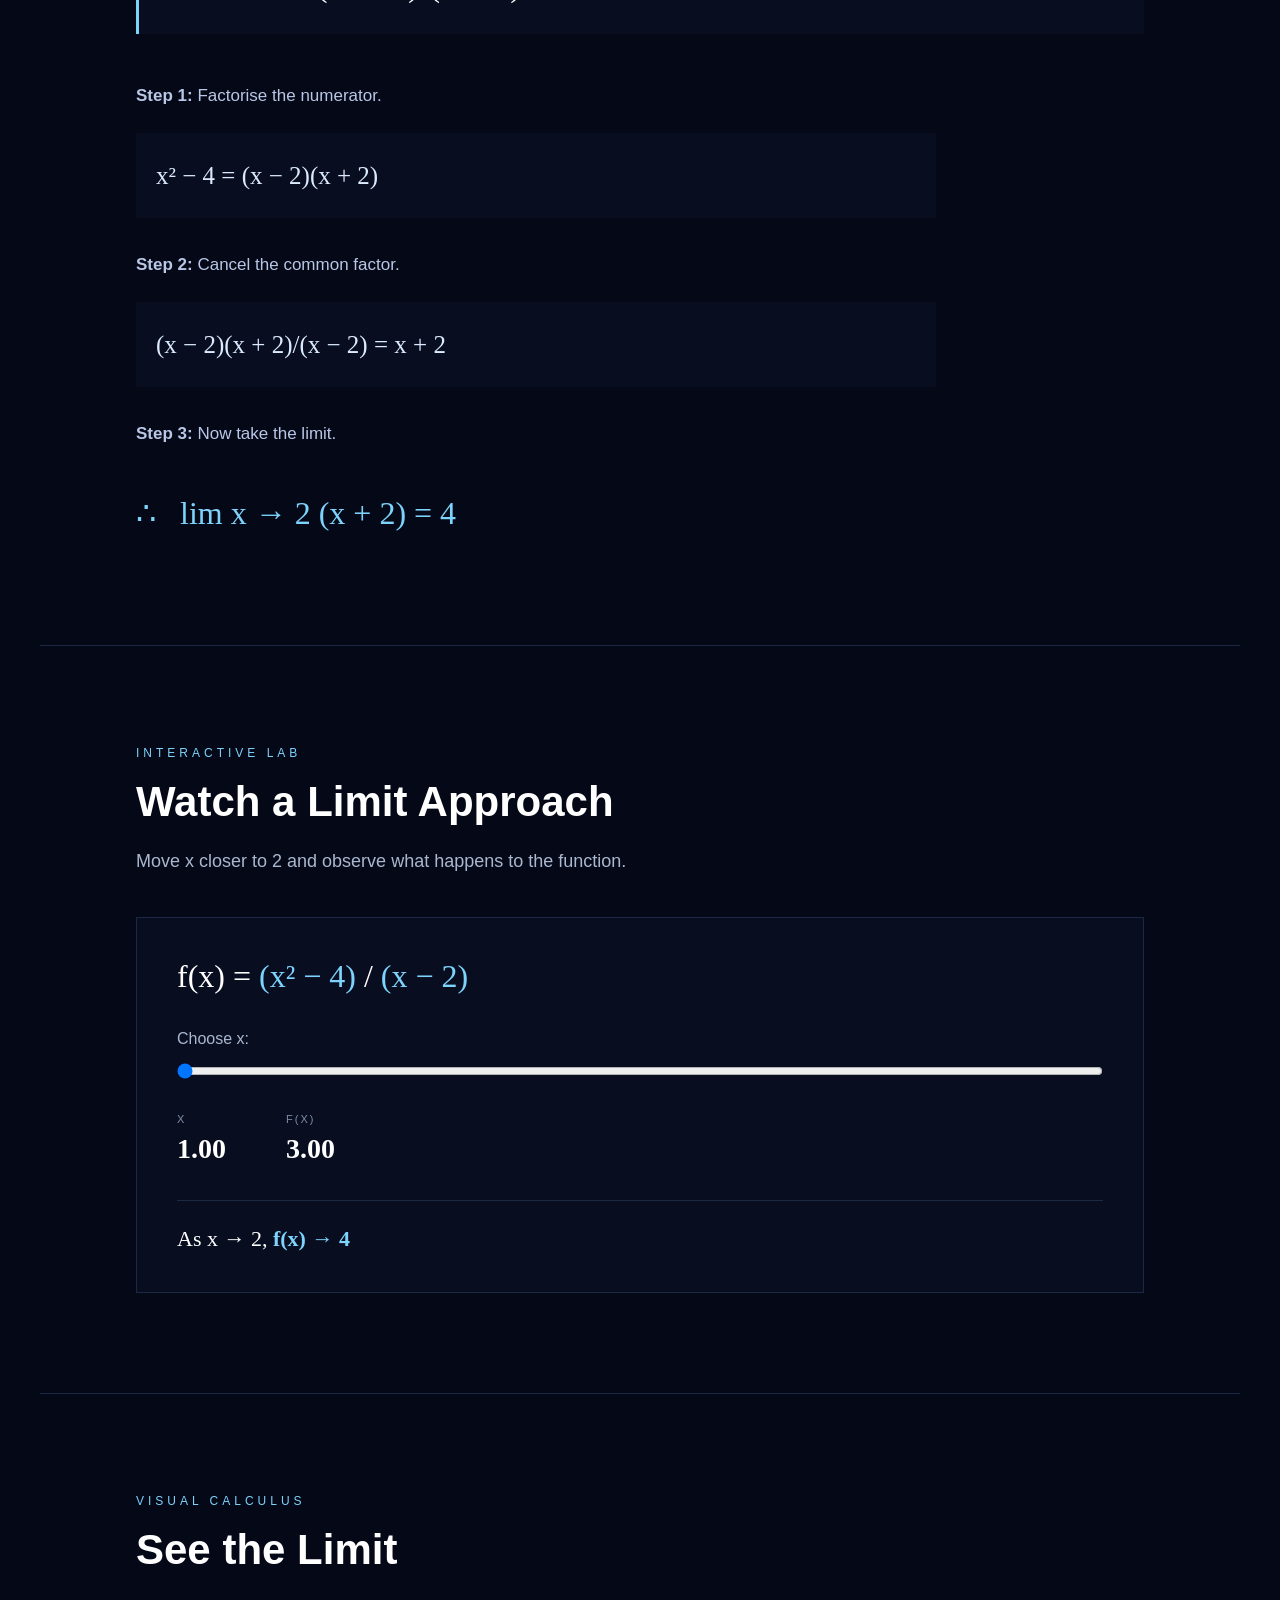
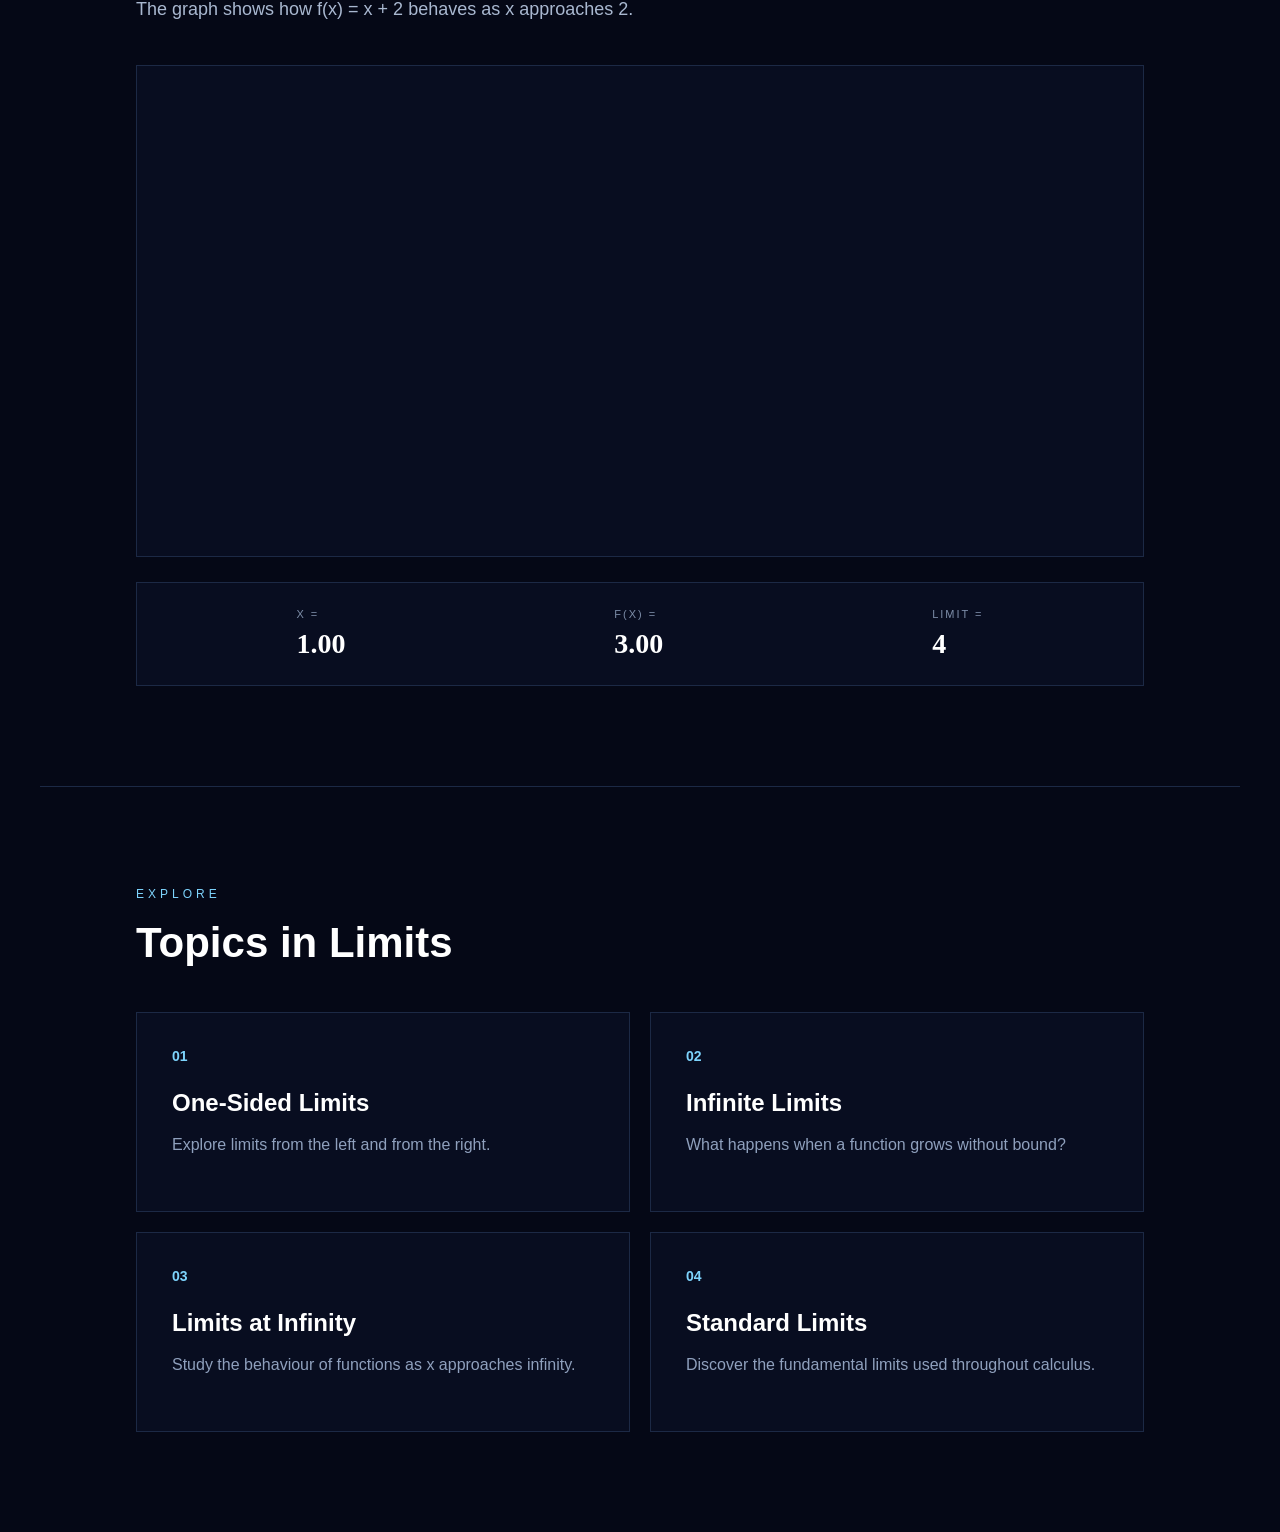
<file: limits.html>
<!DOCTYPE html>
<html lang="en">

<head>
    <meta charset="UTF-8">
    <meta name="viewport" content="width=device-width, initial-scale=1.0">

    <title>Limits | The Calculus Lab</title>

    <link rel="stylesheet" href="../style.css">
</head>

<body>

    <header>
        <nav>
            <div class="logo">∫ CALCULUS</div>

            <ul>
                <li><a href="../index.html">HOME</a></li>
                <li><a href="pages/limits.html">EXPLORE LIMITS</a></li>
                <li><a href="pages/derivatives.html">EXPLORE DERIVATIVES</a></li>
                <li><a href="pages/continuity.html">CONTINUITY</a></li>
                <li><a href="pages/visual-lab.html">VISUAL LAB</a></li>
                <li><a href="pages/applications.html">APPLICATIONS</a></li>
                <li><a href="pages/challenges.html">CHALLENGES</a></li>
            </ul>
        </nav>
    </header>

    <main class="limits-page">

        <section class="limits-hero">

            <p class="eyebrow">CHAPTER 01</p>

            <h1>LIMITS</h1>

            <p class="intro">
                The mathematics of approaching a value.
            </p>

            <div class="main-equation">
                lim <span>x → a</span> f(x) = L
            </div>

        </section>


        <section class="concept">

            <p class="section-label">THE CENTRAL IDEA</p>

            <h2>What is a limit?</h2>

            <p>
                A limit describes the value that a function approaches
                as its input gets closer and closer to a particular value.
            </p>

            <div class="concept-box">

                <div class="big-symbol">
                    x → a
                </div>

                <div class="concept-arrow">→</div>

                <div class="big-symbol">
                    f(x) → L
                </div>

            </div>

        </section>


        <section class="example">

            <p class="section-label">FIRST EXAMPLE</p>

            <h2>Evaluate the limit</h2>

            <div class="problem">
                lim <span>x → 2</span>
                (x² − 4)/(x − 2)
            </div>

            <div class="solution">

                <p><strong>Step 1:</strong> Factorise the numerator.</p>

                <div class="math">
                    x² − 4 = (x − 2)(x + 2)
                </div>

                <p><strong>Step 2:</strong> Cancel the common factor.</p>

                <div class="math">
                    (x − 2)(x + 2)/(x − 2) = x + 2
                </div>

                <p><strong>Step 3:</strong> Now take the limit.</p>

                <div class="answer">
                    ∴ &nbsp; lim <span>x → 2</span> (x + 2) = 4
                </div>

            </div>

        </section>

<section class="interactive-limit">

    <p class="section-label">INTERACTIVE LAB</p>

    <h2>Watch a Limit Approach</h2>

    <p class="lab-description">
        Move x closer to 2 and observe what happens to the function.
    </p>

    <div class="limit-lab">

        <div class="lab-equation">
            f(x) =
            <span>(x² − 4)</span>
            /
            <span>(x − 2)</span>
        </div>

        <label for="xValue">
            Choose x:
        </label>

        <input
            type="range"
            id="xValue"
            min="1"
            max="3"
            step="0.01"
            value="1"
        >

        <div class="values">

            <div>
                <small>x</small>
                <strong id="xDisplay">1.00</strong>
            </div>

            <div>
                <small>f(x)</small>
                <strong id="fDisplay">3.00</strong>
            </div>

        </div>

        <div class="limit-result">
            As x → 2,
            <strong>f(x) → 4</strong>
        </div>

    </div>

</section>
        <section class="graph-section">

    <p class="section-label">VISUAL CALCULUS</p>

    <h2>See the Limit</h2>

    <p class="lab-description">
        The graph shows how f(x) = x + 2 behaves as x approaches 2.
    </p>

    <div class="graph-container">
        <canvas id="limitGraph"></canvas>
    </div>

    <div class="graph-info">
        <div>
            <span>x =</span>
            <strong id="graphX">1.00</strong>
        </div>

        <div>
            <span>f(x) =</span>
            <strong id="graphY">3.00</strong>
        </div>

        <div>
            <span>Limit =</span>
            <strong>4</strong>
        </div>
    </div>

</section>
<section class="topics">

            <p class="section-label">EXPLORE</p>

            <h2>Topics in Limits</h2>

            <div class="topic-grid">

                <div class="topic-card">
                    <h3>01</h3>
                    <h4>One-Sided Limits</h4>
                    <p>
                        Explore limits from the left and from the right.
                    </p>
                </div>

                <div class="topic-card">
                    <h3>02</h3>
                    <h4>Infinite Limits</h4>
                    <p>
                        What happens when a function grows without bound?
                    </p>
                </div>

                <div class="topic-card">
                    <h3>03</h3>
                    <h4>Limits at Infinity</h4>
                    <p>
                        Study the behaviour of functions as x approaches infinity.
                    </p>
                </div>

                <div class="topic-card">
                    <h3>04</h3>
                    <h4>Standard Limits</h4>
                    <p>
                        Discover the fundamental limits used throughout calculus.
                    </p>
                </div>

            </div>

        </section>

    </main>
<script src="C:/Users/Deeptangshu Goldar/Desktop/Limits and Derivatives/script.js"></script>
</body>

</html>
</file>
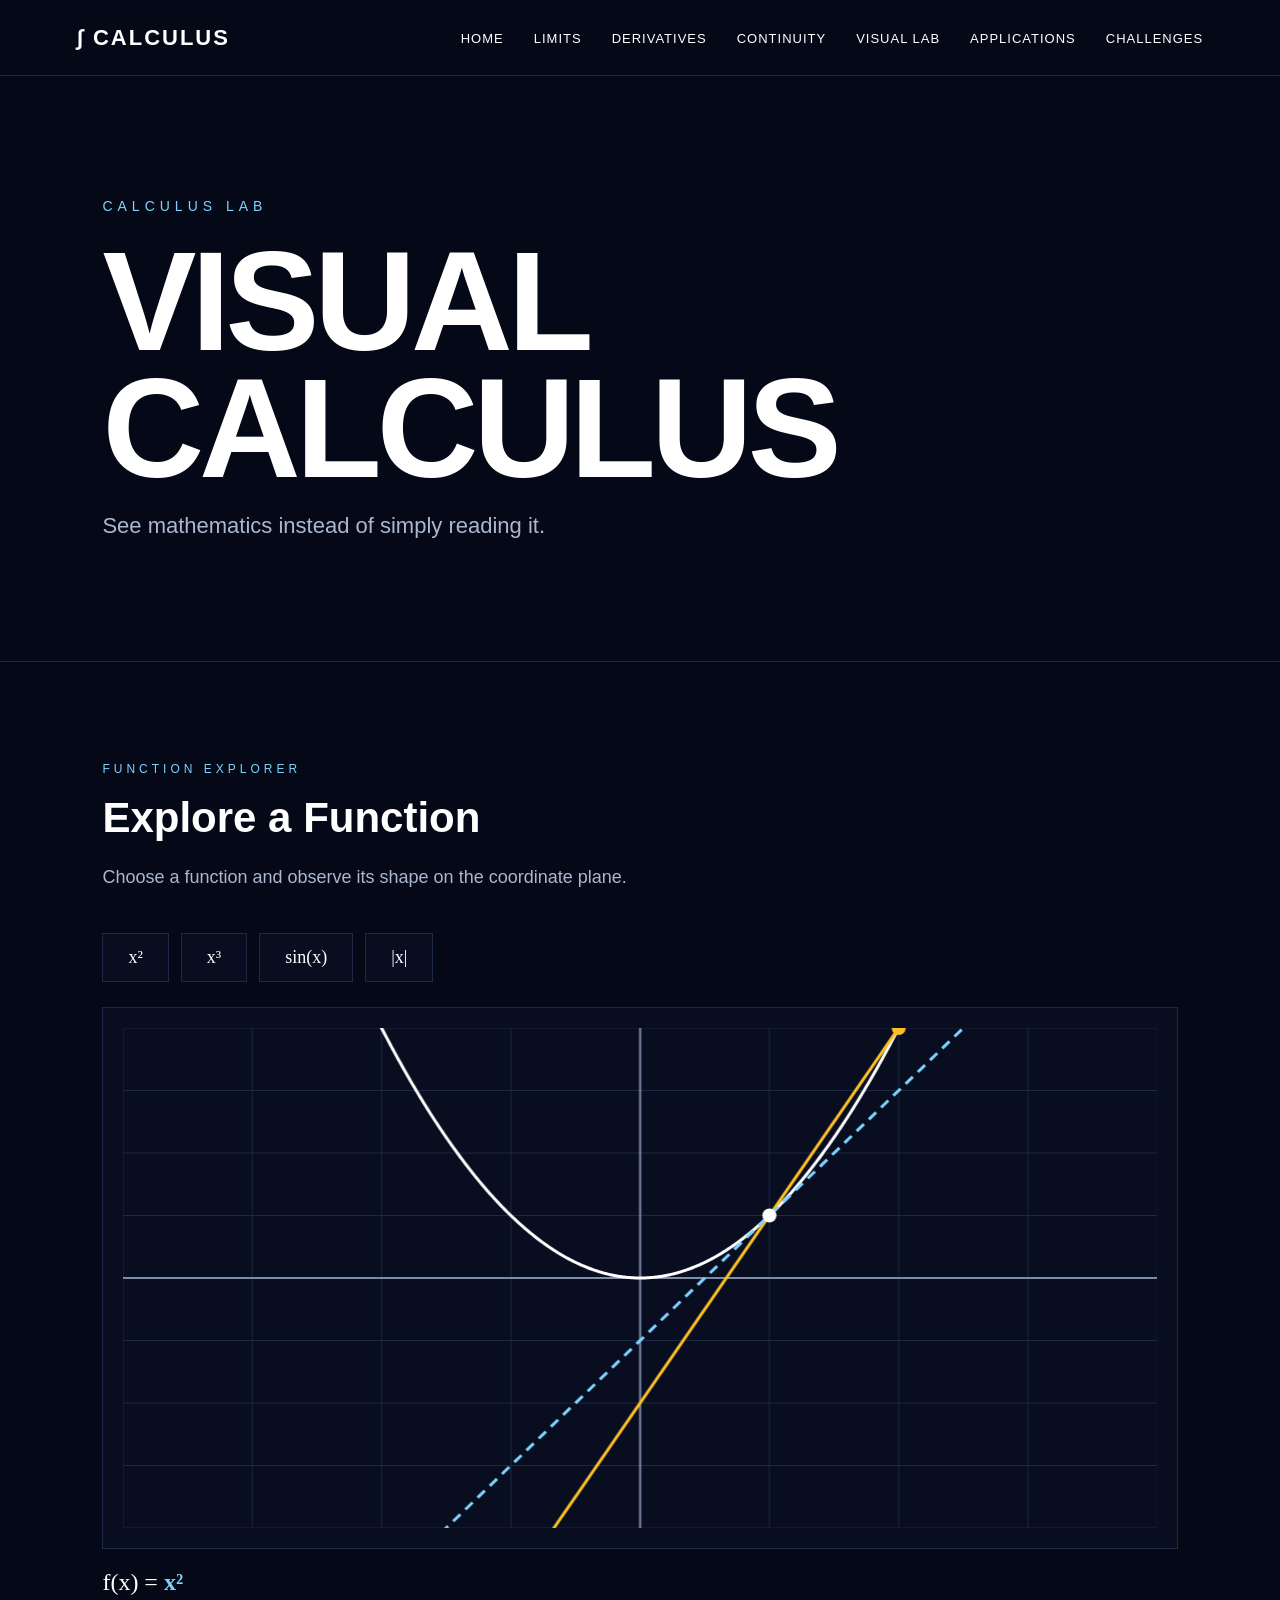
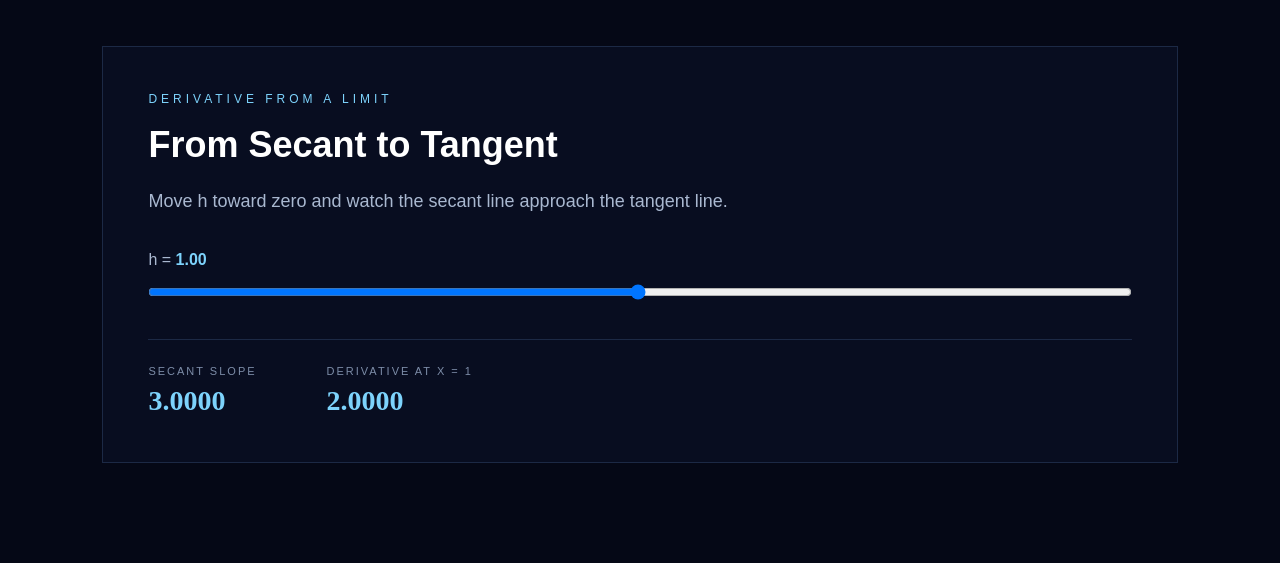
<file: visual-lab.html>
<!DOCTYPE html>
<html lang="en">

<head>
    <meta charset="UTF-8">
    <meta name="viewport" content="width=device-width, initial-scale=1.0">

    <title>Visual Lab | The Calculus Lab</title>

    <link rel="stylesheet" href="../style.css">
</head>

<body>

<header>
    <nav>
        <div class="logo">∫ CALCULUS</div>

        <ul>
            <li><a href="../index.html">HOME</a></li>
            <li><a href="limits.html">LIMITS</a></li>
            <li><a href="derivatives.html">DERIVATIVES</a></li>
            <li><a href="continuity.html">CONTINUITY</a></li>
            <li><a href="visual-lab.html">VISUAL LAB</a></li>
            <li><a href="applications.html">APPLICATIONS</a></li>
            <li><a href="challenges.html">CHALLENGES</a></li>
        </ul>
    </nav>
</header>


<main class="visual-page">

    <section class="limits-hero">

        <p class="eyebrow">CALCULUS LAB</p>

        <h1>VISUAL<br>CALCULUS</h1>

        <p class="intro">
            See mathematics instead of simply reading it.
        </p>

    </section>


    <section class="visual-lab">

        <p class="section-label">FUNCTION EXPLORER</p>

        <h2>Explore a Function</h2>

        <p class="lab-description">
            Choose a function and observe its shape on the coordinate plane.
        </p>

        <div class="function-controls">

            <button onclick="plotFunction('square')">
                x²
            </button>

            <button onclick="plotFunction('cube')">
                x³
            </button>

            <button onclick="plotFunction('sine')">
                sin(x)
            </button>

            <button onclick="plotFunction('absolute')">
                |x|
            </button>

        </div>

        <div class="graph-container">
            <canvas id="visualGraph"></canvas>
        </div>

        <div class="function-display">
            f(x) = <strong id="functionName">x²</strong>
        </div>
        <div class="derivative-lab">

    <p class="section-label">DERIVATIVE FROM A LIMIT</p>

    <h2>From Secant to Tangent</h2>

    <p class="lab-description">
        Move h toward zero and watch the secant line approach
        the tangent line.
    </p>

    <label for="hValue">
        h = <strong id="hDisplay">1.00</strong>
    </label>

    <input
        type="range"
        id="hValue"
        min="0.01"
        max="2"
        step="0.01"
        value="1"
    >

    <div class="derivative-result">
        <div>
            <span>Secant slope</span>
            <strong id="secantSlope">3.00</strong>
        </div>

        <div>
            <span>Derivative at x = 1</span>
            <strong id="derivativeValue">2.00</strong>
        </div>
    </div>

</div>

    </section>

</main>


<script src="../visual-lab.js"></script>

</body>

</html>
</file>
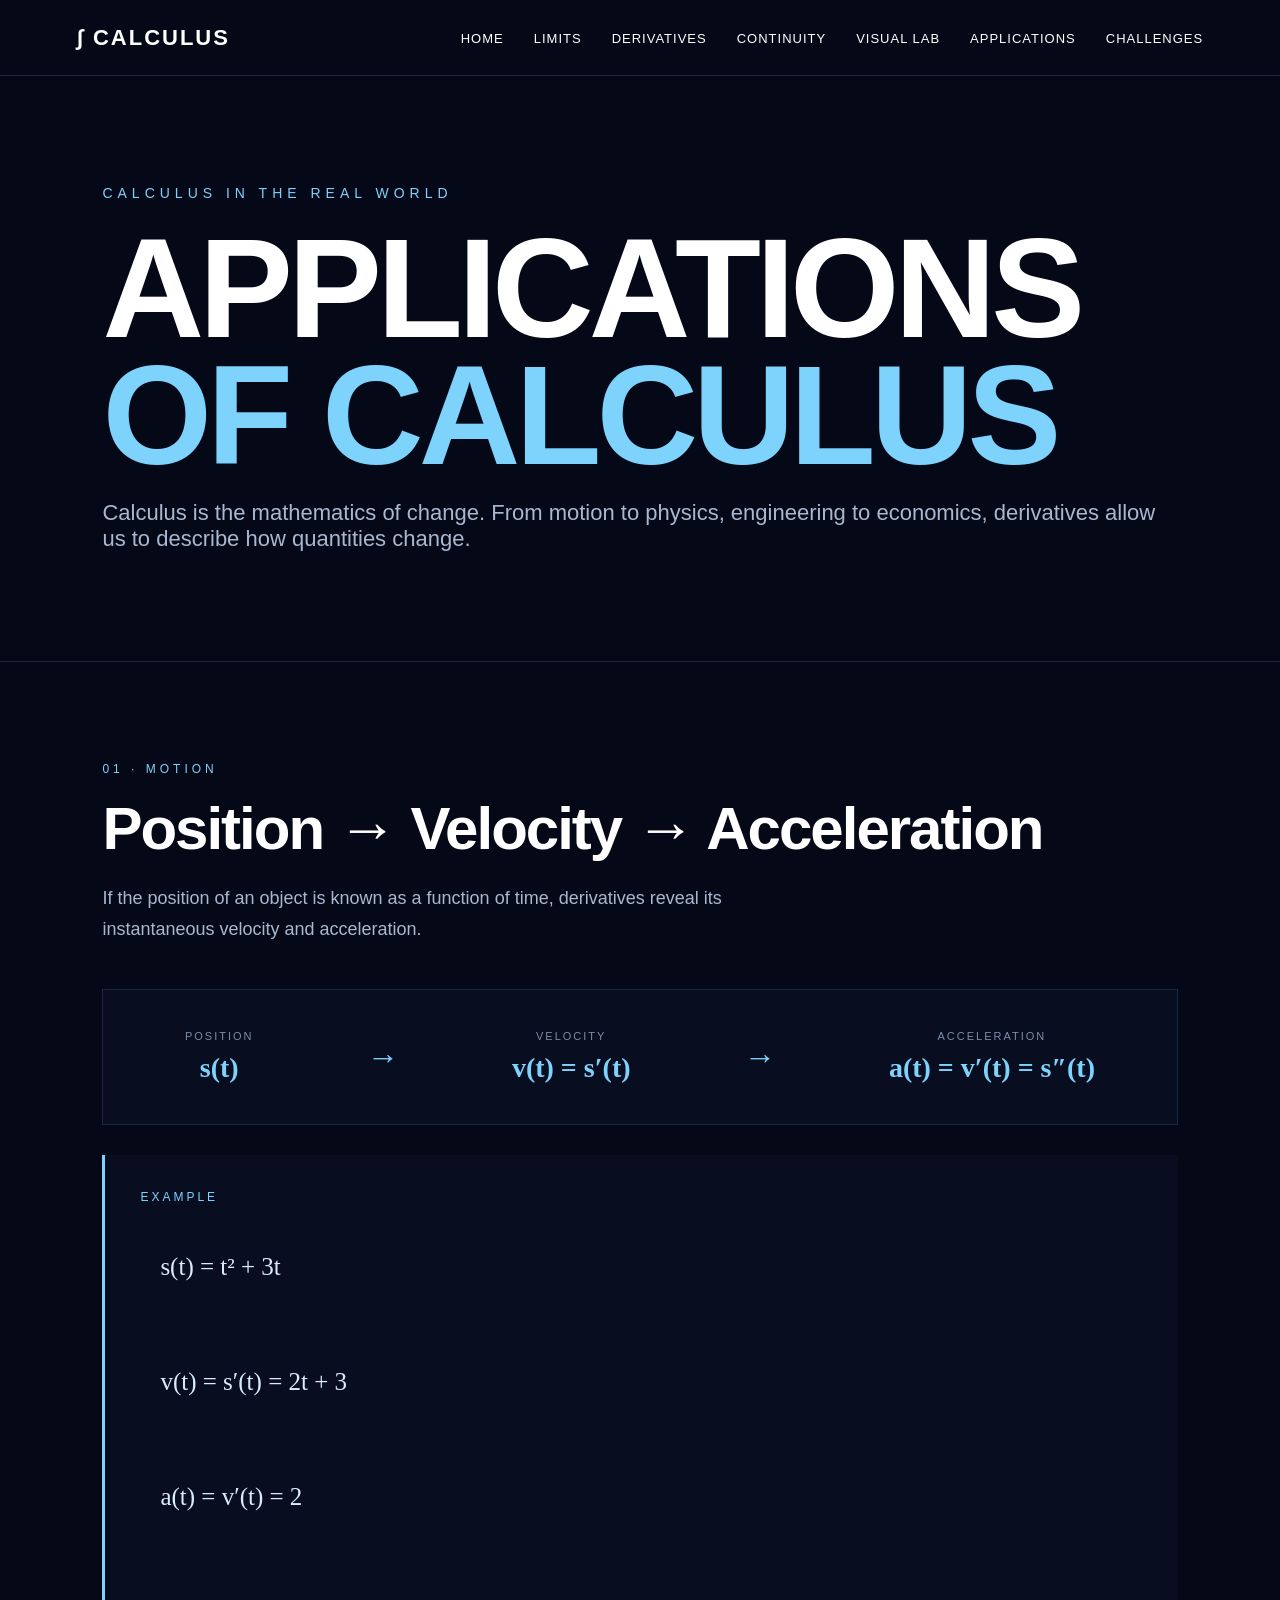
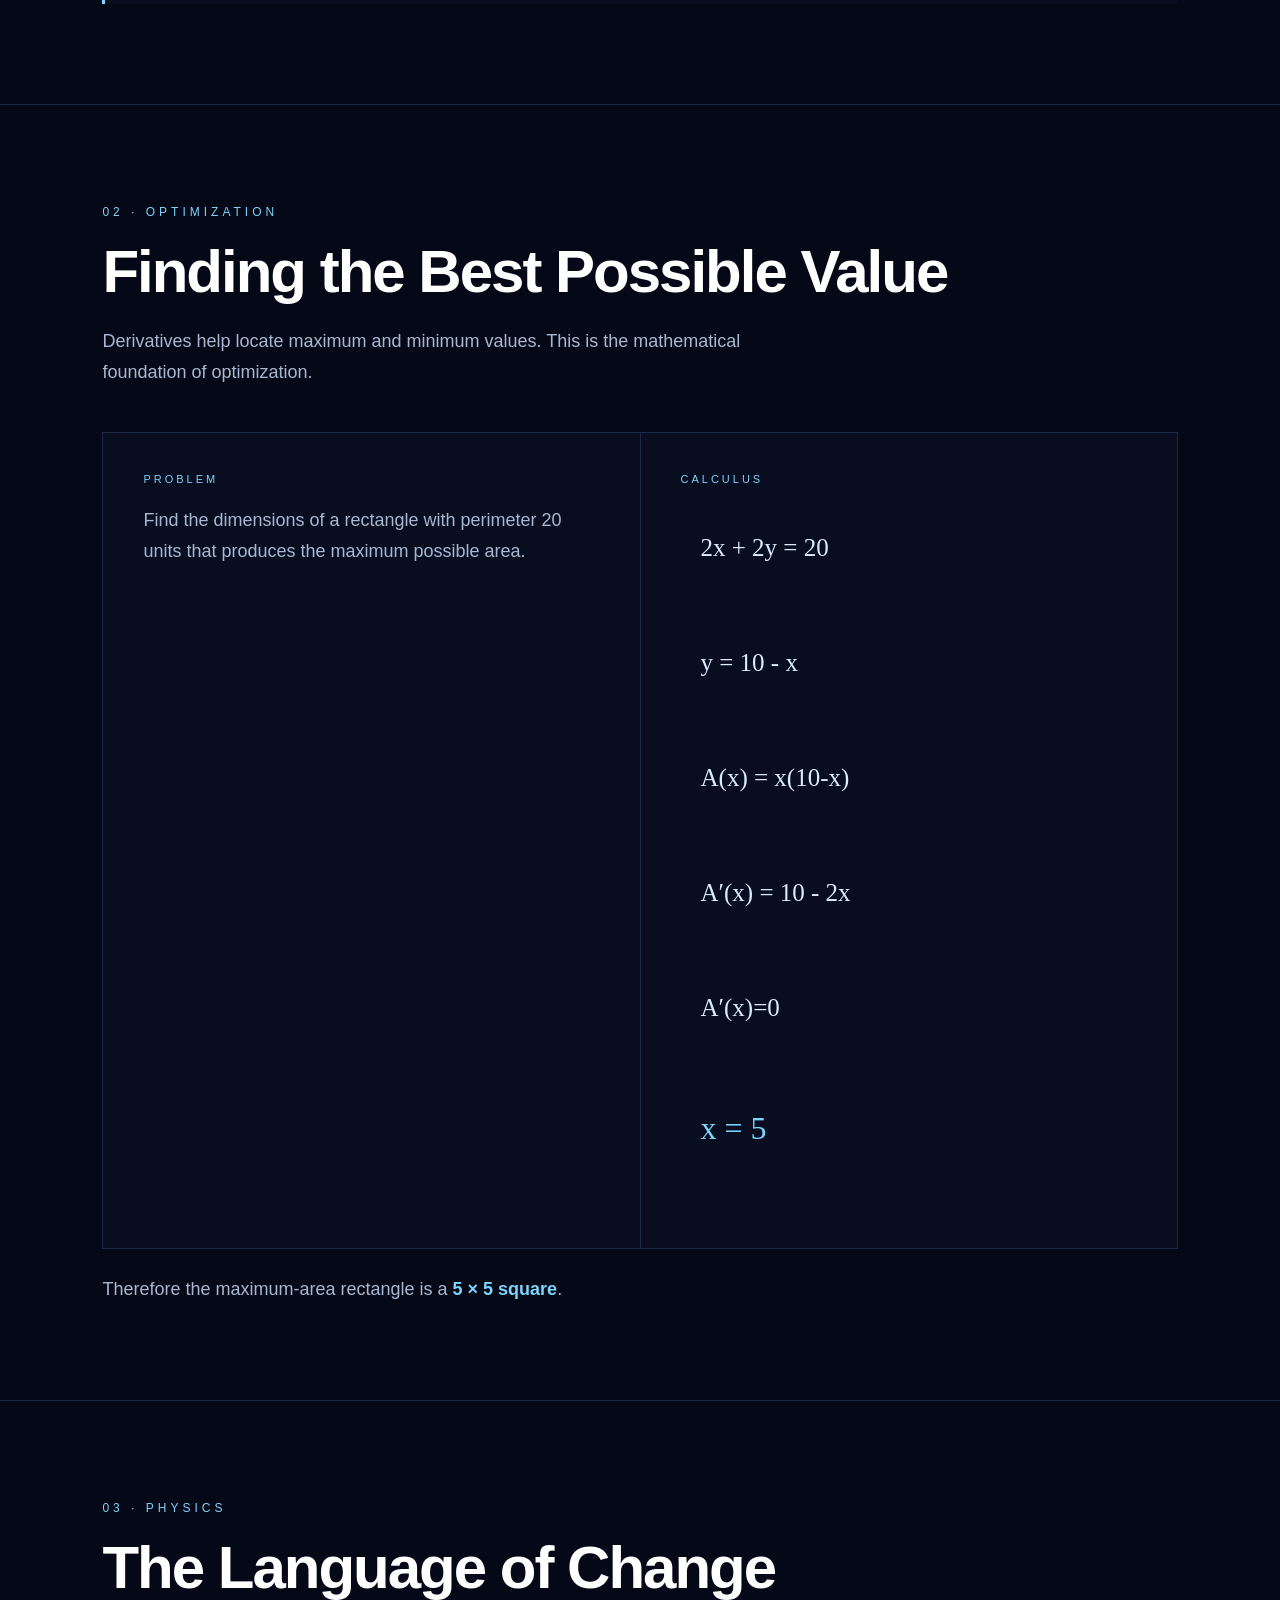
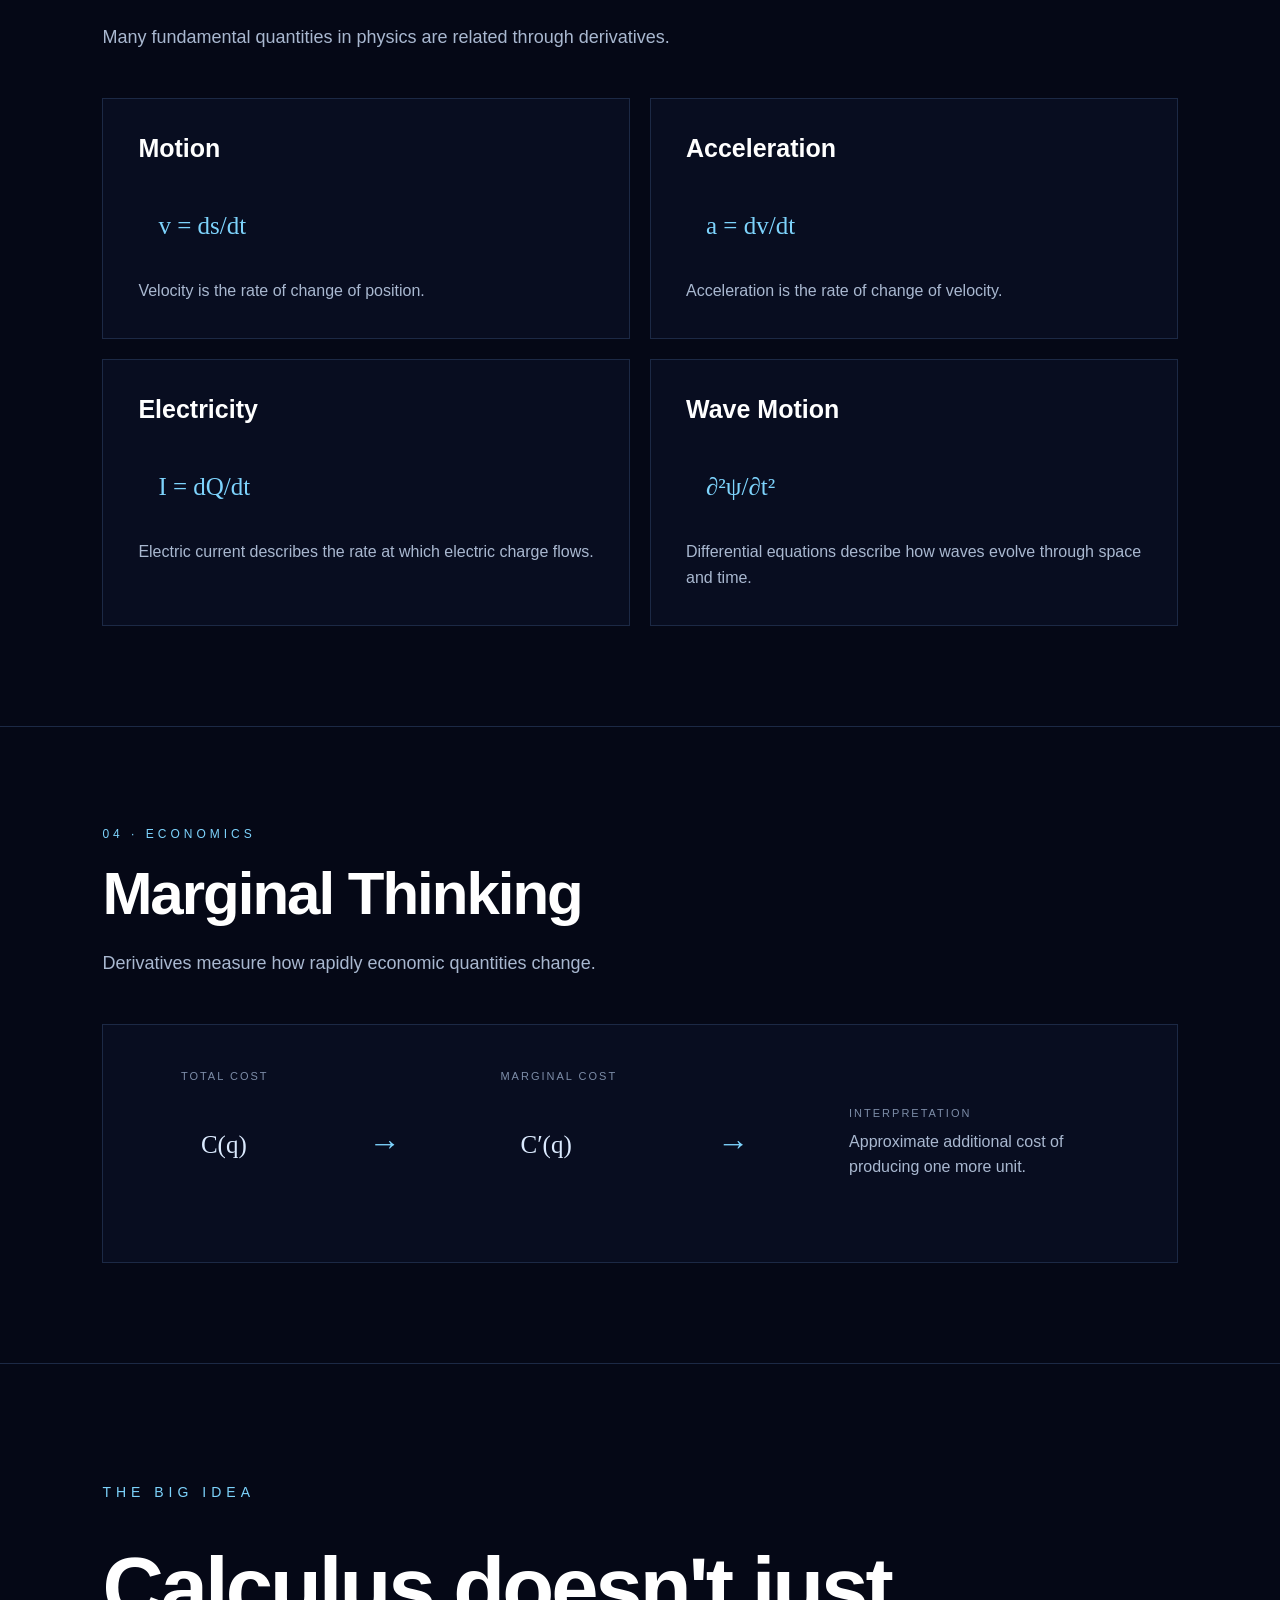
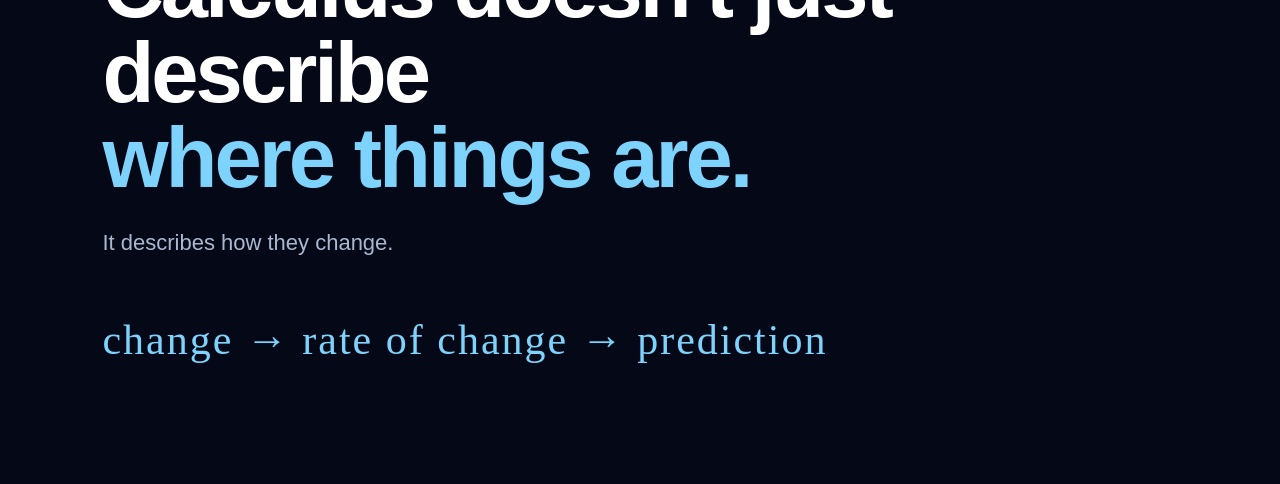
<file: pages/applications.html>
<!DOCTYPE html>
<html lang="en">

<head>
    <meta charset="UTF-8">
    <meta name="viewport" content="width=device-width, initial-scale=1.0">

    <title>Applications | The Calculus Lab</title>

    <link rel="stylesheet" href="../style.css">
</head>

<body>

<header>
    <nav>

        <div class="logo">∫ CALCULUS</div>

        <ul>
            <li><a href="../index.html">HOME</a></li>
            <li><a href="limits.html">LIMITS</a></li>
            <li><a href="derivatives.html">DERIVATIVES</a></li>
            <li><a href="continuity.html">CONTINUITY</a></li>
            <li><a href="visual-lab.html">VISUAL LAB</a></li>
            <li><a href="applications.html">APPLICATIONS</a></li>
            <li><a href="challenges.html">CHALLENGES</a></li>
        </ul>

    </nav>
</header>


<main class="applications-page">

    <!-- HERO -->

    <section class="limits-hero">

        <p class="eyebrow">CALCULUS IN THE REAL WORLD</p>

        <h1>
            APPLICATIONS<br>
            <span>OF CALCULUS</span>
        </h1>

        <p class="intro">
            Calculus is the mathematics of change.
            From motion to physics, engineering to economics,
            derivatives allow us to describe how quantities change.
        </p>

    </section>


    <!-- MOTION -->

    <section class="application-section">

        <p class="section-label">01 · MOTION</p>

        <h2>Position → Velocity → Acceleration</h2>

        <p class="lab-description">
            If the position of an object is known as a function of time,
            derivatives reveal its instantaneous velocity and acceleration.
        </p>

        <div class="application-equation">

            <div>
                <small>POSITION</small>
                <strong>s(t)</strong>
            </div>

            <div class="operator">→</div>

            <div>
                <small>VELOCITY</small>
                <strong>v(t) = s′(t)</strong>
            </div>

            <div class="operator">→</div>

            <div>
                <small>ACCELERATION</small>
                <strong>a(t) = v′(t) = s″(t)</strong>
            </div>

        </div>

        <div class="example-box">

            <p>Example</p>

            <div class="math">
                s(t) = t² + 3t
            </div>

            <div class="math">
                v(t) = s′(t) = 2t + 3
            </div>

            <div class="math">
                a(t) = v′(t) = 2
            </div>

        </div>

    </section>


    <!-- OPTIMIZATION -->

    <section class="application-section">

        <p class="section-label">02 · OPTIMIZATION</p>

        <h2>Finding the Best Possible Value</h2>

        <p class="lab-description">
            Derivatives help locate maximum and minimum values.
            This is the mathematical foundation of optimization.
        </p>

        <div class="optimization-box">

            <div class="optimization-problem">

                <p class="problem-title">PROBLEM</p>

                <p>
                    Find the dimensions of a rectangle with perimeter
                    20 units that produces the maximum possible area.
                </p>

            </div>

            <div class="optimization-solution">

                <p class="problem-title">CALCULUS</p>

                <div class="math">
                    2x + 2y = 20
                </div>

                <div class="math">
                    y = 10 - x
                </div>

                <div class="math">
                    A(x) = x(10-x)
                </div>

                <div class="math">
                    A′(x) = 10 - 2x
                </div>

                <div class="math">
                    A′(x)=0
                </div>

                <div class="math answer">
                    x = 5
                </div>

            </div>

        </div>

        <p class="conclusion">
            Therefore the maximum-area rectangle is a
            <strong>5 × 5 square</strong>.
        </p>

    </section>


    <!-- PHYSICS -->

    <section class="application-section">

        <p class="section-label">03 · PHYSICS</p>

        <h2>The Language of Change</h2>

        <p class="lab-description">
            Many fundamental quantities in physics are related through
            derivatives.
        </p>

        <div class="physics-grid">

            <div class="physics-card">

                <h3>Motion</h3>

                <div class="math">
                    v = ds/dt
                </div>

                <p>
                    Velocity is the rate of change of position.
                </p>

            </div>


            <div class="physics-card">

                <h3>Acceleration</h3>

                <div class="math">
                    a = dv/dt
                </div>

                <p>
                    Acceleration is the rate of change of velocity.
                </p>

            </div>


            <div class="physics-card">

                <h3>Electricity</h3>

                <div class="math">
                    I = dQ/dt
                </div>

                <p>
                    Electric current describes the rate at which
                    electric charge flows.
                </p>

            </div>


            <div class="physics-card">

                <h3>Wave Motion</h3>

                <div class="math">
                    ∂²ψ/∂t²
                </div>

                <p>
                    Differential equations describe how waves evolve
                    through space and time.
                </p>

            </div>

        </div>

    </section>


    <!-- ECONOMICS -->

    <section class="application-section">

        <p class="section-label">04 · ECONOMICS</p>

        <h2>Marginal Thinking</h2>

        <p class="lab-description">
            Derivatives measure how rapidly economic quantities change.
        </p>

        <div class="economics-box">

            <div>

                <small>TOTAL COST</small>

                <div class="math">
                    C(q)
                </div>

            </div>

            <div class="operator">
                →
            </div>

            <div>

                <small>MARGINAL COST</small>

                <div class="math">
                    C′(q)
                </div>

            </div>

            <div class="operator">
                →
            </div>

            <div>

                <small>INTERPRETATION</small>

                <p>
                    Approximate additional cost of producing
                    one more unit.
                </p>

            </div>

        </div>

    </section>


    <!-- BIG IDEA -->

    <section class="calculus-ending">

        <p class="eyebrow">THE BIG IDEA</p>

        <h2>
            Calculus doesn't just describe<br>
            <span>where things are.</span>
        </h2>

        <p>
            It describes how they change.
        </p>

        <div class="big-equation">
            change → rate of change → prediction
        </div>

    </section>

</main>

</body>

</html>
</file>
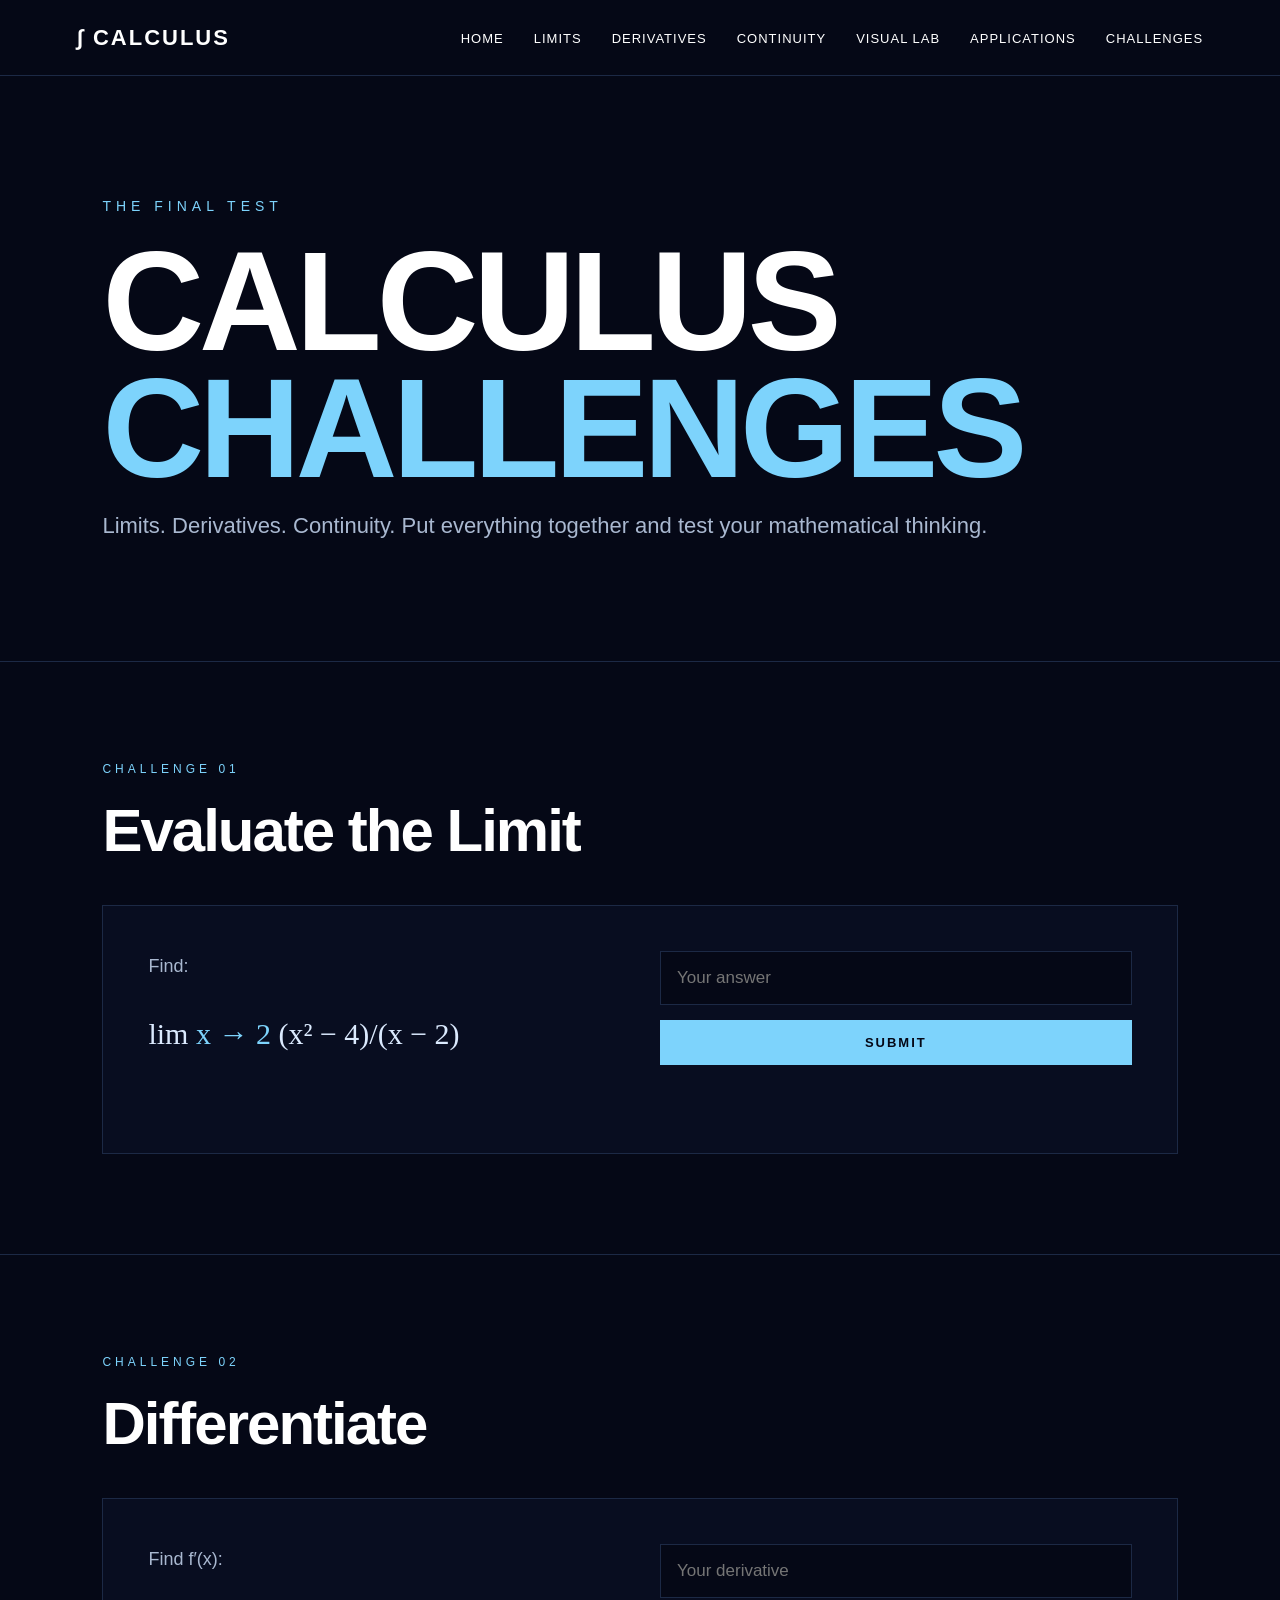
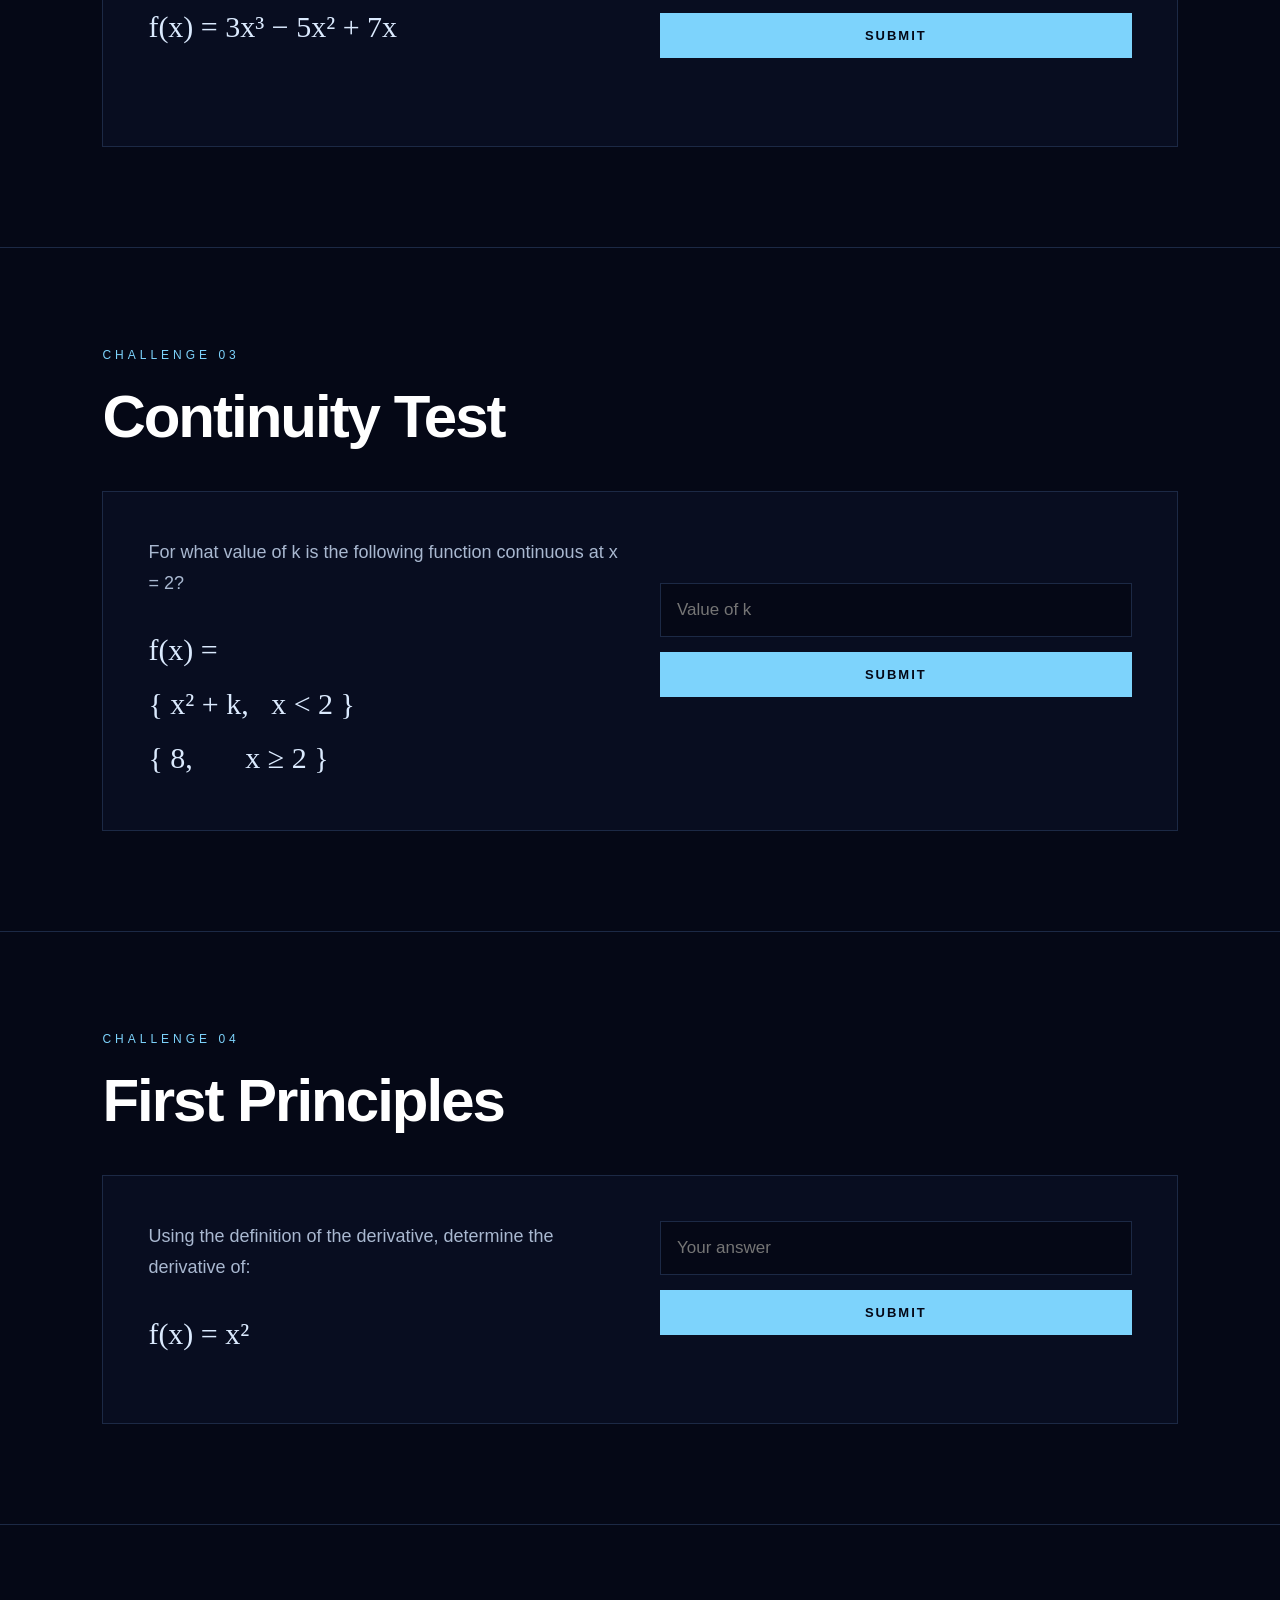
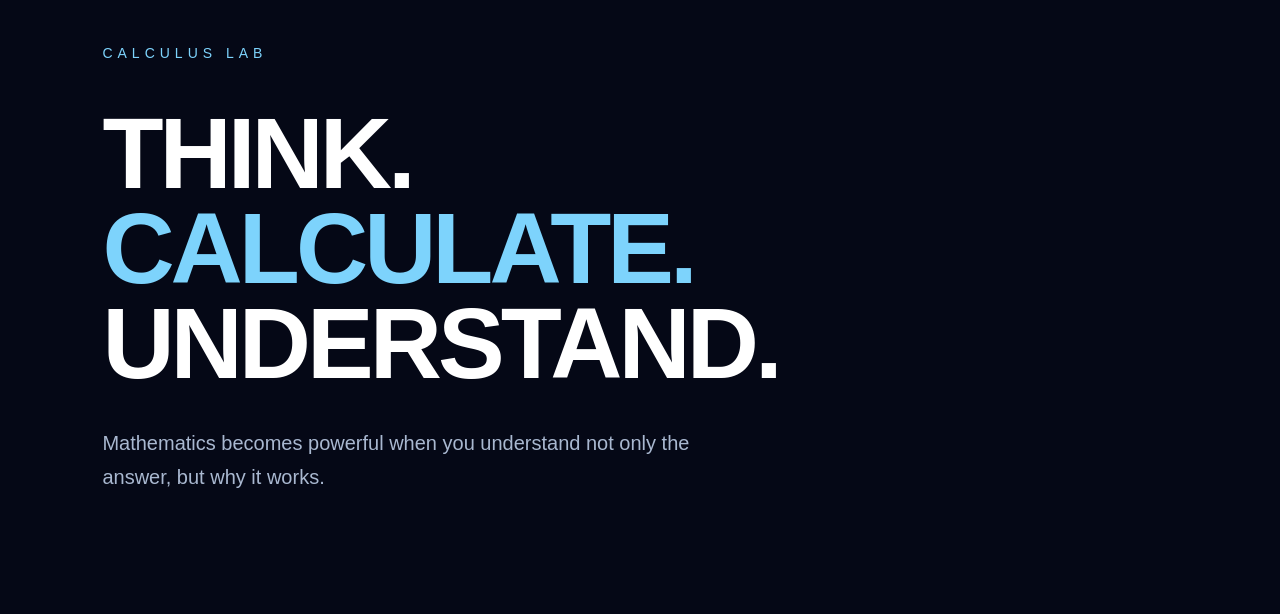
<file: pages/challenges.html>
<!DOCTYPE html>
<html lang="en">

<head>
    <meta charset="UTF-8">
    <meta name="viewport" content="width=device-width, initial-scale=1.0">

    <title>Challenges | The Calculus Lab</title>

    <link rel="stylesheet" href="../style.css">
</head>

<body>

<header>

    <nav>

        <div class="logo">∫ CALCULUS</div>

        <ul>
            <li><a href="../index.html">HOME</a></li>
            <li><a href="limits.html">LIMITS</a></li>
            <li><a href="derivatives.html">DERIVATIVES</a></li>
            <li><a href="continuity.html">CONTINUITY</a></li>
            <li><a href="visual-lab.html">VISUAL LAB</a></li>
            <li><a href="applications.html">APPLICATIONS</a></li>
            <li><a href="challenges.html">CHALLENGES</a></li>
        </ul>

    </nav>

</header>


<main class="challenges-page">

    <!-- HERO -->

    <section class="limits-hero">

        <p class="eyebrow">THE FINAL TEST</p>

        <h1>
            CALCULUS<br>
            <span>CHALLENGES</span>
        </h1>

        <p class="intro">
            Limits. Derivatives. Continuity.
            Put everything together and test your mathematical thinking.
        </p>

    </section>


    <!-- CHALLENGE 01 -->

    <section class="challenge-section">

        <div class="challenge-number">
            CHALLENGE 01
        </div>

        <h2>Evaluate the Limit</h2>

        <div class="challenge-box">

            <div class="challenge-question">
                <p>Find:</p>

                <div class="challenge-math">
                    lim <span>x → 2</span>
                    (x² − 4)/(x − 2)
                </div>
            </div>

            <div class="challenge-answer">

                <input
                    type="number"
                    id="answer1"
                    placeholder="Your answer"
                >

                <button onclick="checkAnswer(1)">
                    SUBMIT
                </button>

                <p id="result1"></p>

            </div>

        </div>

    </section>


    <!-- CHALLENGE 02 -->

    <section class="challenge-section">

        <div class="challenge-number">
            CHALLENGE 02
        </div>

        <h2>Differentiate</h2>

        <div class="challenge-box">

            <div class="challenge-question">

                <p>Find f′(x):</p>

                <div class="challenge-math">
                    f(x) = 3x³ − 5x² + 7x
                </div>

            </div>

            <div class="challenge-answer">

                <input
                    type="text"
                    id="answer2"
                    placeholder="Your derivative"
                >

                <button onclick="checkAnswer(2)">
                    SUBMIT
                </button>

                <p id="result2"></p>

            </div>

        </div>

    </section>


    <!-- CHALLENGE 03 -->

    <section class="challenge-section">

        <div class="challenge-number">
            CHALLENGE 03
        </div>

        <h2>Continuity Test</h2>

        <div class="challenge-box">

            <div class="challenge-question">

                <p>
                    For what value of k is the following function
                    continuous at x = 2?
                </p>

                <div class="challenge-math">
                    f(x) =
                    <br>
                    { x² + k, &nbsp; x &lt; 2 }
                    <br>
                    { 8, &nbsp;&nbsp;&nbsp;&nbsp;&nbsp; x ≥ 2 }
                </div>

            </div>

            <div class="challenge-answer">

                <input
                    type="number"
                    id="answer3"
                    placeholder="Value of k"
                >

                <button onclick="checkAnswer(3)">
                    SUBMIT
                </button>

                <p id="result3"></p>

            </div>

        </div>

    </section>


    <!-- CHALLENGE 04 -->

    <section class="challenge-section">

        <div class="challenge-number">
            CHALLENGE 04
        </div>

        <h2>First Principles</h2>

        <div class="challenge-box">

            <div class="challenge-question">

                <p>
                    Using the definition of the derivative,
                    determine the derivative of:
                </p>

                <div class="challenge-math">
                    f(x) = x²
                </div>

            </div>

            <div class="challenge-answer">

                <input
                    type="text"
                    id="answer4"
                    placeholder="Your answer"
                >

                <button onclick="checkAnswer(4)">
                    SUBMIT
                </button>

                <p id="result4"></p>

            </div>

        </div>

    </section>


    <!-- FINAL -->

    <section class="challenge-ending">

        <p class="eyebrow">CALCULUS LAB</p>

        <h2>
            THINK.<br>
            <span>CALCULATE.</span><br>
            UNDERSTAND.
        </h2>

        <p>
            Mathematics becomes powerful when you understand
            not only the answer, but why it works.
        </p>

    </section>

</main>


<script src="../script.js"></script>

</body>

</html>
</file>
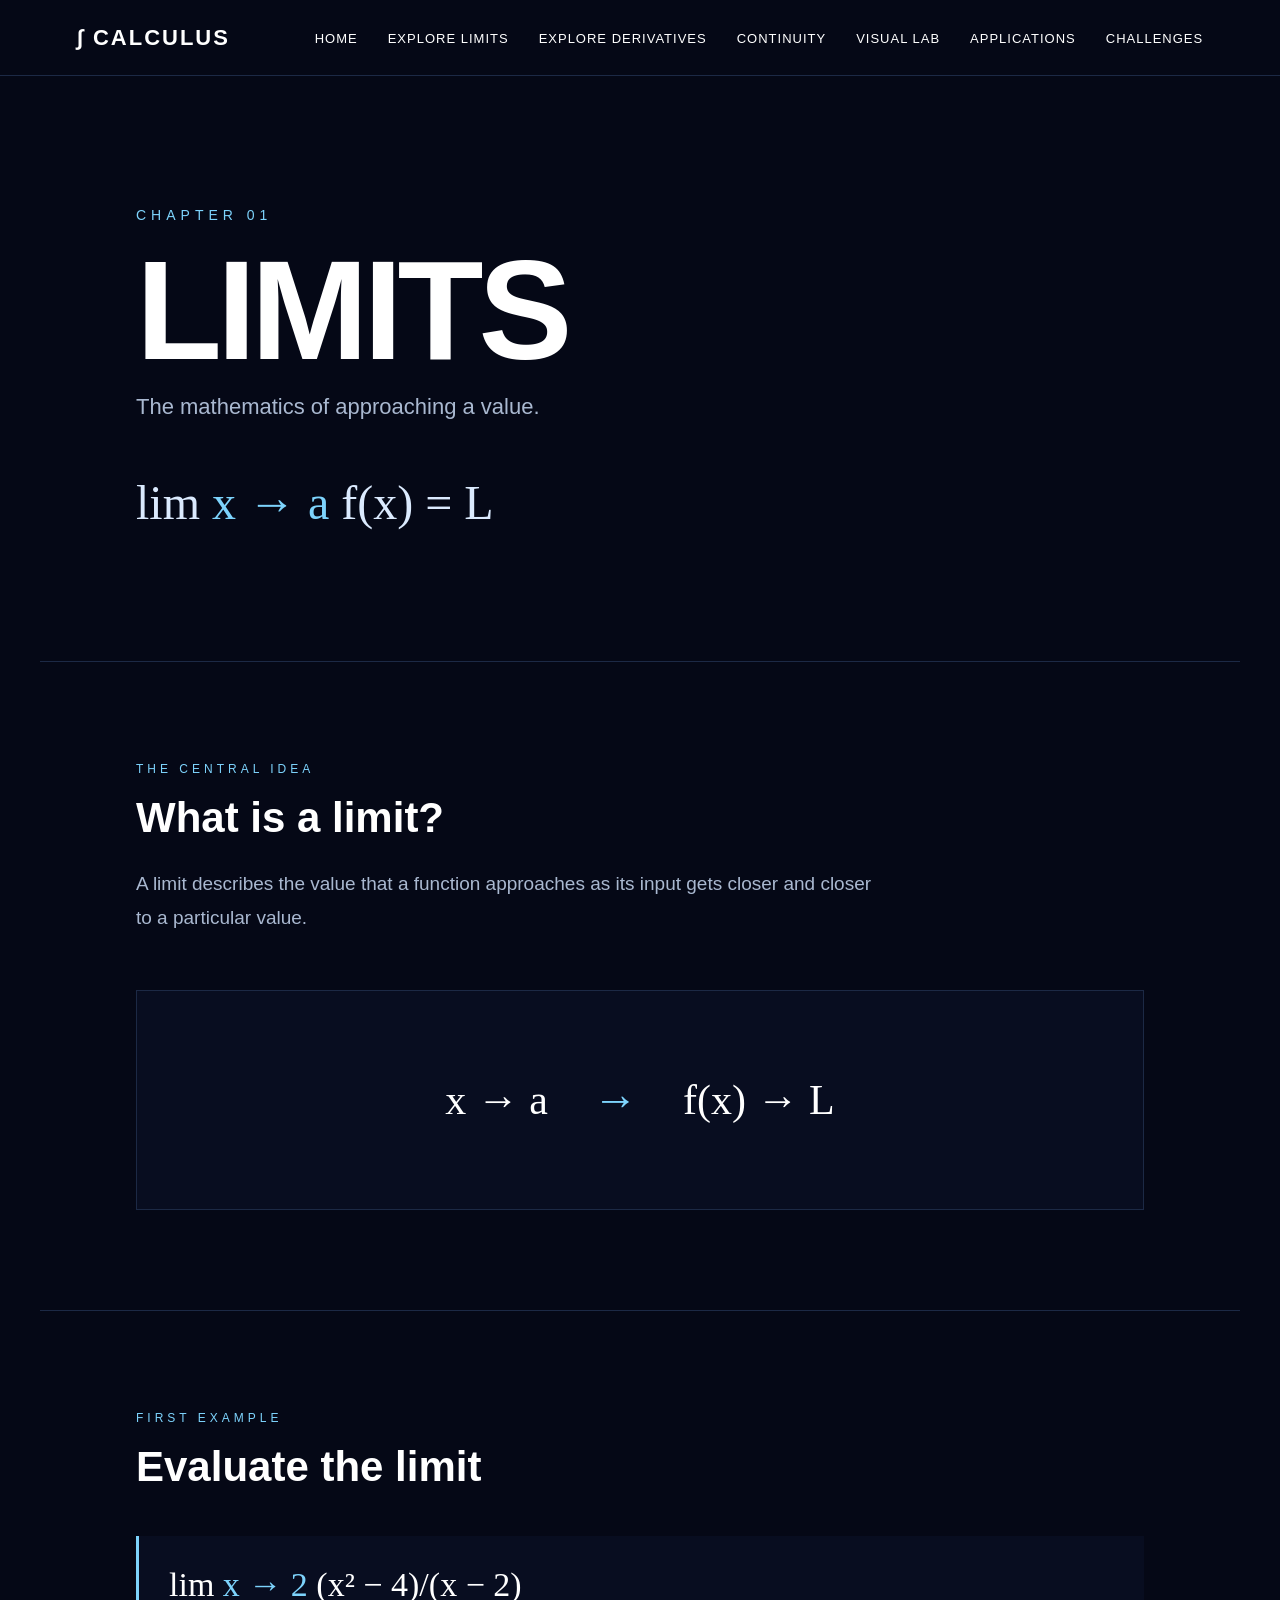
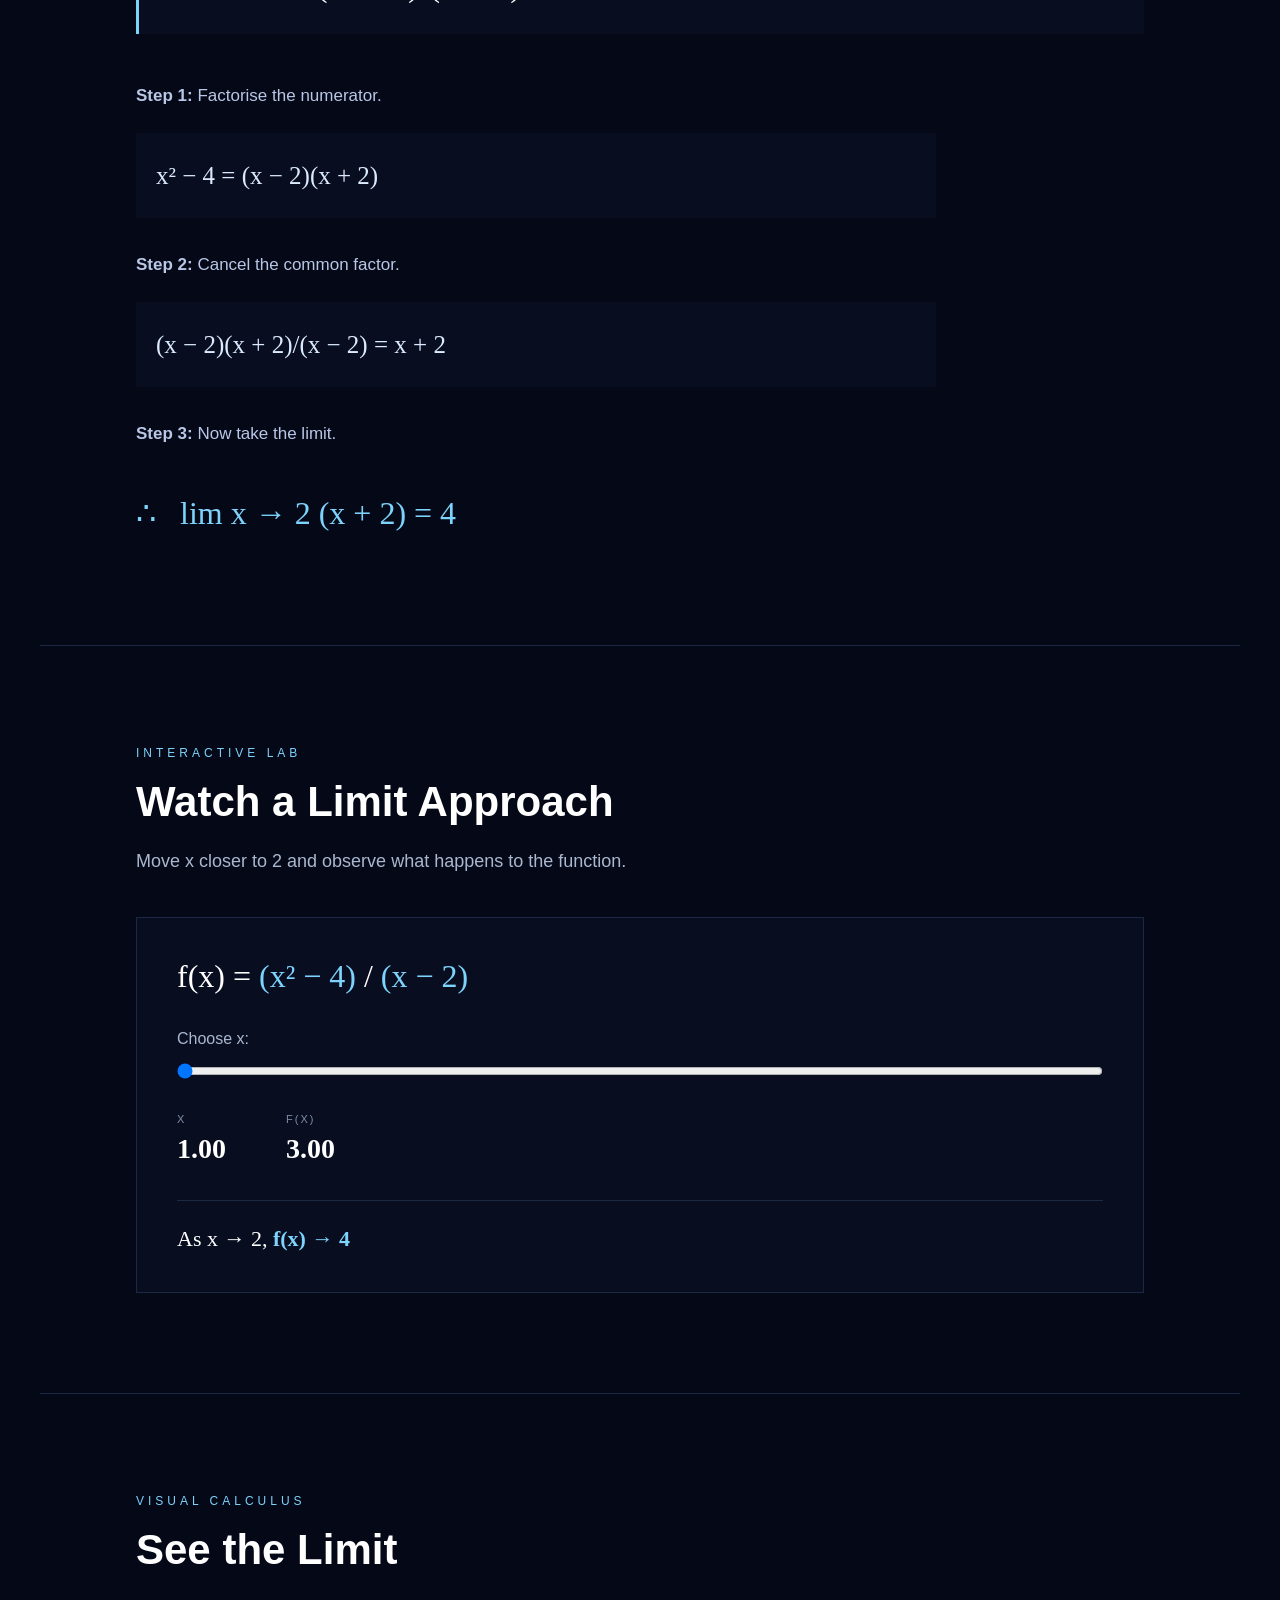
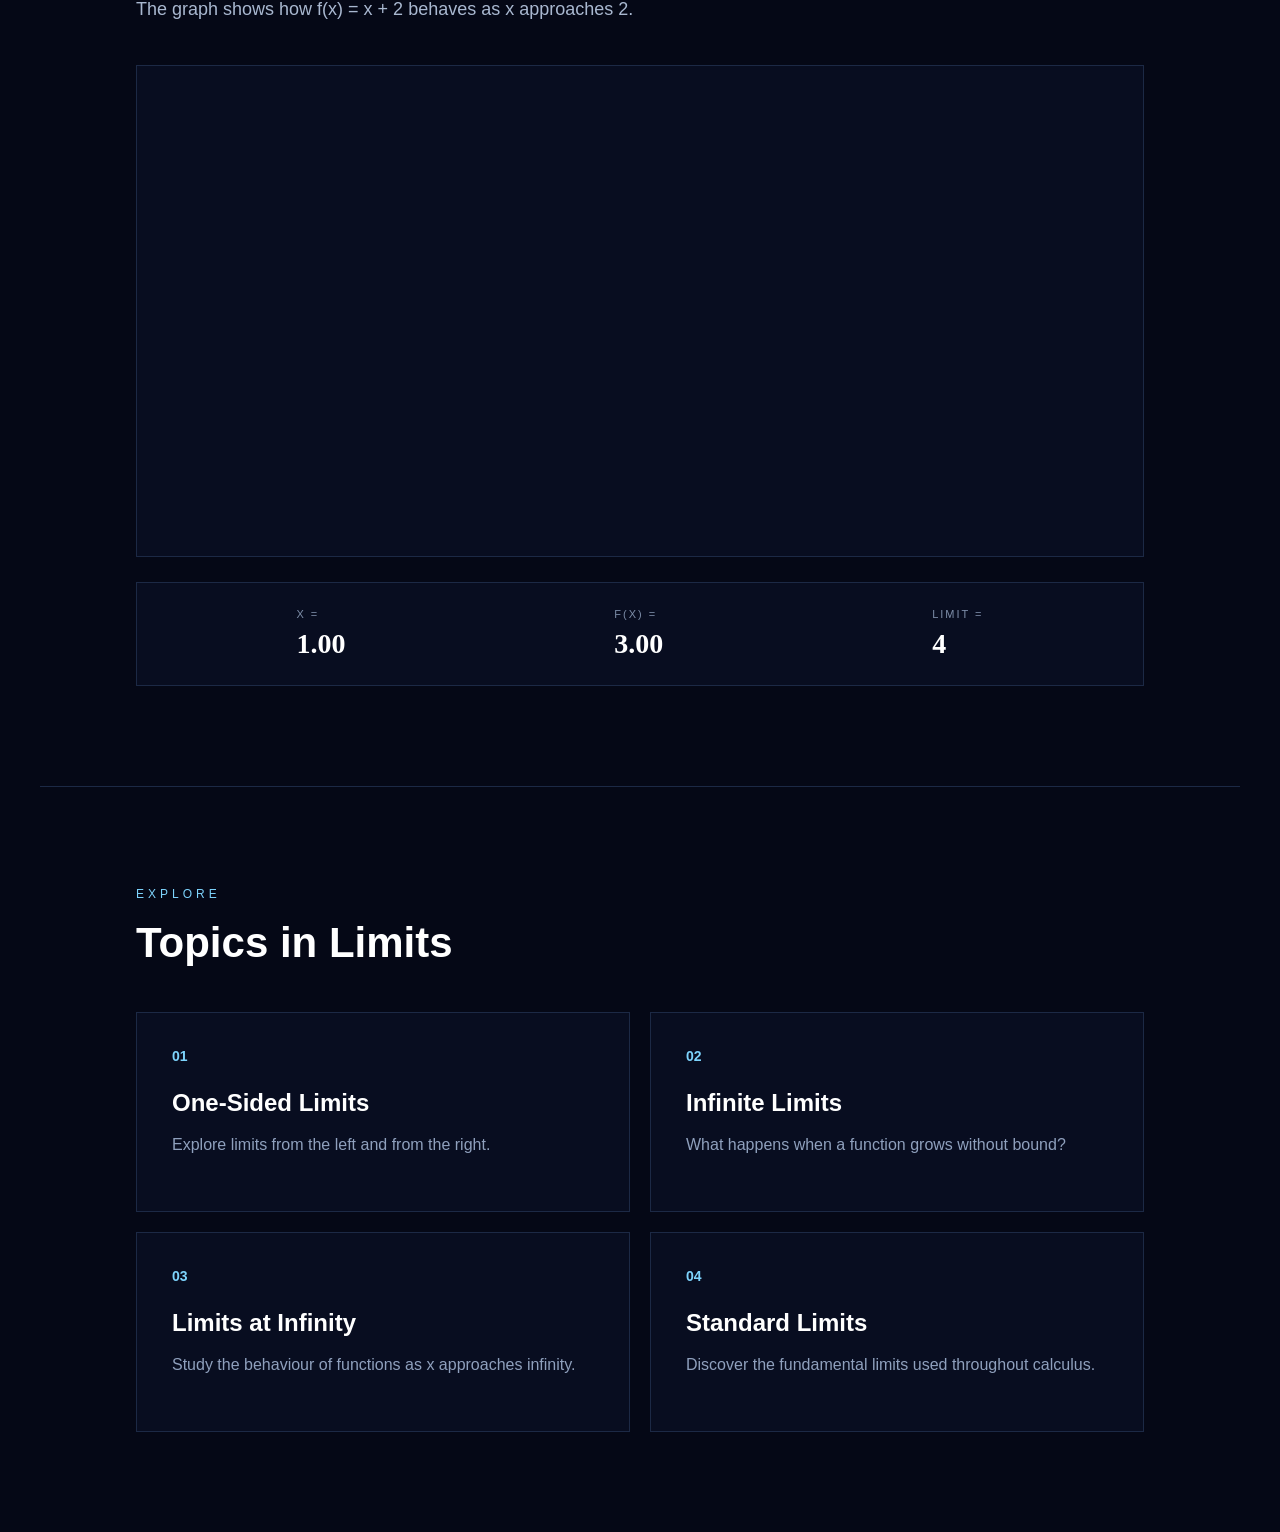
<file: pages/limits.html>
<!DOCTYPE html>
<html lang="en">

<head>
    <meta charset="UTF-8">
    <meta name="viewport" content="width=device-width, initial-scale=1.0">

    <title>Limits | The Calculus Lab</title>

    <link rel="stylesheet" href="../style.css">
</head>

<body>

    <header>
        <nav>
            <div class="logo">∫ CALCULUS</div>

            <ul>
                <li><a href="../index.html">HOME</a></li>
                <li><a href="limits.html">EXPLORE LIMITS</a></li>
                <li><a href="derivatives.html">EXPLORE DERIVATIVES</a></li>
                <li><a href="continuity.html">CONTINUITY</a></li>
                <li><a href="visual-lab.html">VISUAL LAB</a></li>
                <li><a href="applications.html">APPLICATIONS</a></li>
                <li><a href="challenges.html">CHALLENGES</a></li>
            </ul>
        </nav>
    </header>

    <main class="limits-page">

        <section class="limits-hero">

            <p class="eyebrow">CHAPTER 01</p>

            <h1>LIMITS</h1>

            <p class="intro">
                The mathematics of approaching a value.
            </p>

            <div class="main-equation">
                lim <span>x → a</span> f(x) = L
            </div>

        </section>


        <section class="concept">

            <p class="section-label">THE CENTRAL IDEA</p>

            <h2>What is a limit?</h2>

            <p>
                A limit describes the value that a function approaches
                as its input gets closer and closer to a particular value.
            </p>

            <div class="concept-box">

                <div class="big-symbol">
                    x → a
                </div>

                <div class="concept-arrow">→</div>

                <div class="big-symbol">
                    f(x) → L
                </div>

            </div>

        </section>


        <section class="example">

            <p class="section-label">FIRST EXAMPLE</p>

            <h2>Evaluate the limit</h2>

            <div class="problem">
                lim <span>x → 2</span>
                (x² − 4)/(x − 2)
            </div>

            <div class="solution">

                <p><strong>Step 1:</strong> Factorise the numerator.</p>

                <div class="math">
                    x² − 4 = (x − 2)(x + 2)
                </div>

                <p><strong>Step 2:</strong> Cancel the common factor.</p>

                <div class="math">
                    (x − 2)(x + 2)/(x − 2) = x + 2
                </div>

                <p><strong>Step 3:</strong> Now take the limit.</p>

                <div class="answer">
                    ∴ &nbsp; lim <span>x → 2</span> (x + 2) = 4
                </div>

            </div>

        </section>

<section class="interactive-limit">

    <p class="section-label">INTERACTIVE LAB</p>

    <h2>Watch a Limit Approach</h2>

    <p class="lab-description">
        Move x closer to 2 and observe what happens to the function.
    </p>

    <div class="limit-lab">

        <div class="lab-equation">
            f(x) =
            <span>(x² − 4)</span>
            /
            <span>(x − 2)</span>
        </div>

        <label for="xValue">
            Choose x:
        </label>

        <input
            type="range"
            id="xValue"
            min="1"
            max="3"
            step="0.01"
            value="1"
        >

        <div class="values">

            <div>
                <small>x</small>
                <strong id="xDisplay">1.00</strong>
            </div>

            <div>
                <small>f(x)</small>
                <strong id="fDisplay">3.00</strong>
            </div>

        </div>

        <div class="limit-result">
            As x → 2,
            <strong>f(x) → 4</strong>
        </div>

    </div>

</section>
        <section class="graph-section">

    <p class="section-label">VISUAL CALCULUS</p>

    <h2>See the Limit</h2>

    <p class="lab-description">
        The graph shows how f(x) = x + 2 behaves as x approaches 2.
    </p>

    <div class="graph-container">
        <canvas id="limitGraph"></canvas>
    </div>

    <div class="graph-info">
        <div>
            <span>x =</span>
            <strong id="graphX">1.00</strong>
        </div>

        <div>
            <span>f(x) =</span>
            <strong id="graphY">3.00</strong>
        </div>

        <div>
            <span>Limit =</span>
            <strong>4</strong>
        </div>
    </div>

</section>
<section class="topics">

            <p class="section-label">EXPLORE</p>

            <h2>Topics in Limits</h2>

            <div class="topic-grid">

                <div class="topic-card">
                    <h3>01</h3>
                    <h4>One-Sided Limits</h4>
                    <p>
                        Explore limits from the left and from the right.
                    </p>
                </div>

                <div class="topic-card">
                    <h3>02</h3>
                    <h4>Infinite Limits</h4>
                    <p>
                        What happens when a function grows without bound?
                    </p>
                </div>

                <div class="topic-card">
                    <h3>03</h3>
                    <h4>Limits at Infinity</h4>
                    <p>
                        Study the behaviour of functions as x approaches infinity.
                    </p>
                </div>

                <div class="topic-card">
                    <h3>04</h3>
                    <h4>Standard Limits</h4>
                    <p>
                        Discover the fundamental limits used throughout calculus.
                    </p>
                </div>

            </div>

        </section>

    </main>
<script src="C:/Users/Deeptangshu Goldar/Desktop/Limits and Derivatives/script.js"></script>
</body>

</html>
</file>
<file: style.css>
* {
    margin: 0;
    padding: 0;
    box-sizing: border-box;
}

body {
    background: #050816;
    color: white;
    font-family: Arial, sans-serif;
    min-height: 100vh;
}

/* NAVIGATION */

header {
    width: 100%;
    border-bottom: 1px solid #1c2945;
}

nav {
    height: 75px;
    display: flex;
    align-items: center;
    justify-content: space-between;
    padding: 0 6%;
}

.logo {
    font-size: 22px;
    font-weight: bold;
    letter-spacing: 2px;
}

ul {
    display: flex;
    gap: 30px;
    list-style: none;
}

a {
    color: white;
    text-decoration: none;
}

ul a {
    font-size: 13px;
    letter-spacing: 1px;
}

ul a:hover {
    color: #7dd3fc;
}

/* HERO */

.hero {
    min-height: calc(100vh - 75px);
    display: flex;
    align-items: center;
    justify-content: space-between;
    padding: 6% 10%;
    gap: 60px;
}

.hero-text {
    max-width: 700px;
}

.eyebrow {
    color: #7dd3fc;
    letter-spacing: 5px;
    font-size: 14px;
    margin-bottom: 25px;
}

h1 {
    font-size: clamp(60px, 8vw, 110px);
    line-height: 0.9;
    letter-spacing: -4px;
}

h1 span {
    color: #7dd3fc;
}

.subtitle {
    margin-top: 30px;
    max-width: 600px;
    color: #a9b8d0;
    font-size: 19px;
    line-height: 1.6;
}

.buttons {
    margin-top: 40px;
    display: flex;
    gap: 15px;
    flex-wrap: wrap;
}

.button {
    padding: 15px 24px;
    border: 1px solid #7dd3fc;
    font-size: 13px;
    letter-spacing: 1px;
}

.primary {
    background: #7dd3fc;
    color: #050816;
}

.secondary:hover {
    background: #7dd3fc;
    color: #050816;
}

/* EQUATIONS */

.equation {
    font-family: Georgia, serif;
    font-size: 30px;
    line-height: 2;
    color: #dbeafe;
    text-align: center;
}

.equation span {
    color: #7dd3fc;
}

.arrow {
    font-size: 35px;
    color: #7dd3fc;
}

.equation small {
    font-size: 14px;
}

/* MOBILE */

@media (max-width: 900px) {

    nav {
        height: auto;
        padding: 25px;
        flex-direction: column;
        gap: 20px;
    }

    ul {
        flex-wrap: wrap;
        justify-content: center;
        gap: 15px;
    }

    .hero {
        flex-direction: column;
        text-align: center;
        padding: 70px 25px;
    }

    .subtitle {
        margin-left: auto;
        margin-right: auto;
    }

    .buttons {
        justify-content: center;
    }
}
/* =========================
   LIMITS PAGE
========================= */

.limits-page {
    max-width: 1200px;
    margin: auto;
}

.limits-hero {
    min-height: 65vh;
    padding: 100px 8%;
    display: flex;
    flex-direction: column;
    justify-content: center;
}

.limits-hero h1 {
    font-size: clamp(70px, 11vw, 150px);
    letter-spacing: -5px;
}

.intro {
    margin-top: 20px;
    color: #a9b8d0;
    font-size: 22px;
}

.main-equation {
    margin-top: 55px;
    font-family: Georgia, serif;
    font-size: 48px;
    color: #dbeafe;
}

.main-equation span,
.problem span,
.answer span {
    color: #7dd3fc;
}

/* GENERAL SECTIONS */

.concept,
.example,
.topics {
    padding: 100px 8%;
    border-top: 1px solid #1c2945;
}

.section-label {
    color: #7dd3fc;
    letter-spacing: 4px;
    font-size: 12px;
    margin-bottom: 18px;
}

.concept h2,
.example h2,
.topics h2 {
    font-size: 42px;
    margin-bottom: 25px;
}

.concept > p:not(.section-label) {
    color: #a9b8d0;
    font-size: 19px;
    line-height: 1.8;
    max-width: 750px;
}

/* LIMIT VISUAL */

.concept-box {
    margin-top: 55px;
    border: 1px solid #1c2945;
    min-height: 220px;
    display: flex;
    align-items: center;
    justify-content: center;
    gap: 45px;
    background: #080d20;
}

.big-symbol {
    font-family: Georgia, serif;
    font-size: 42px;
}

.concept-arrow {
    font-size: 45px;
    color: #7dd3fc;
}

/* EXAMPLE */

.problem {
    margin: 45px 0;
    padding: 30px;
    background: #080d20;
    border-left: 3px solid #7dd3fc;
    font-family: Georgia, serif;
    font-size: 34px;
}

.solution {
    max-width: 800px;
    color: #b8c7e6;
    line-height: 2;
    font-size: 17px;
}

.math {
    margin: 20px 0 30px;
    padding: 20px;
    background: #080d20;
    font-family: Georgia, serif;
    font-size: 25px;
    color: #dbeafe;
}

.answer {
    margin-top: 30px;
    font-family: Georgia, serif;
    font-size: 28px;
    color: white;
}

/* TOPIC CARDS */

.topic-grid {
    margin-top: 45px;
    display: grid;
    grid-template-columns: repeat(2, 1fr);
    gap: 20px;
}

.topic-card {
    padding: 35px;
    min-height: 200px;
    border: 1px solid #1c2945;
    background: #080d20;
    transition: 0.3s;
}

.topic-card:hover {
    transform: translateY(-6px);
    border-color: #7dd3fc;
}

.topic-card h3 {
    color: #7dd3fc;
    font-size: 14px;
    margin-bottom: 25px;
}

.topic-card h4 {
    font-size: 24px;
    margin-bottom: 15px;
}

.topic-card p {
    color: #8fa0bd;
    line-height: 1.6;
}

/* MOBILE */

@media (max-width: 700px) {

    .limits-hero {
        padding: 80px 25px;
    }

    .concept,
    .example,
    .topics {
        padding: 70px 25px;
    }

    .main-equation {
        font-size: 32px;
    }

    .concept-box {
        flex-direction: column;
        gap: 15px;
    }

    .topic-grid {
        grid-template-columns: 1fr;
    }
}
/* =========================
   INTERACTIVE GRAPH
========================= */

.interactive-limit,
.graph-section {
    padding: 100px 8%;
    border-top: 1px solid #1c2945;
}

.interactive-limit h2,
.graph-section h2 {
    font-size: 42px;
    margin-bottom: 20px;
}

.lab-description {
    color: #a9b8d0;
    font-size: 18px;
    line-height: 1.7;
    max-width: 700px;
}

.limit-lab {
    margin-top: 40px;
    padding: 40px;
    background: #080d20;
    border: 1px solid #1c2945;
}

.lab-equation {
    font-family: Georgia, serif;
    font-size: 32px;
    margin-bottom: 35px;
}

.lab-equation span {
    color: #7dd3fc;
}

.limit-lab label {
    display: block;
    margin-bottom: 15px;
    color: #a9b8d0;
}

#xValue {
    width: 100%;
    cursor: pointer;
}

.values {
    display: flex;
    gap: 60px;
    margin-top: 30px;
}

.values div,
.graph-info div {
    display: flex;
    flex-direction: column;
    gap: 8px;
}

.values small,
.graph-info span {
    color: #7d8da8;
    text-transform: uppercase;
    letter-spacing: 2px;
    font-size: 11px;
}

.values strong,
.graph-info strong {
    font-family: Georgia, serif;
    font-size: 28px;
}

.limit-result {
    margin-top: 35px;
    padding-top: 25px;
    border-top: 1px solid #1c2945;
    font-family: Georgia, serif;
    font-size: 22px;
}

.limit-result strong {
    color: #7dd3fc;
}

.graph-container {
    margin-top: 40px;
    padding: 20px;
    background: #080d20;
    border: 1px solid #1c2945;
}

#limitGraph {
    display: block;
    width: 100%;
    height: 450px;
}

.graph-info {
    display: flex;
    justify-content: space-around;
    margin-top: 25px;
    padding: 25px;
    background: #080d20;
    border: 1px solid #1c2945;
}
/* =========================
   VISUAL LAB
========================= */

.visual-lab {
    padding: 100px 8%;
    border-top: 1px solid #1c2945;
}

.visual-lab h2 {
    font-size: 42px;
    margin-bottom: 20px;
}

.function-controls {
    display: flex;
    gap: 12px;
    margin: 40px 0 25px;
    flex-wrap: wrap;
}

.function-controls button {
    padding: 13px 25px;
    background: #080d20;
    color: white;
    border: 1px solid #1c2945;
    font-family: Georgia, serif;
    font-size: 18px;
    cursor: pointer;
}

.function-controls button:hover {
    border-color: #7dd3fc;
    color: #7dd3fc;
}

.function-display {
    margin-top: 20px;
    font-family: Georgia, serif;
    font-size: 24px;
}

.function-display strong {
    color: #7dd3fc;
}

.visual-page .graph-container {
    margin-top: 20px;
    padding: 20px;
    background: #080d20;
    border: 1px solid #1c2945;
}

#visualGraph {
    width: 100%;
    height: 500px;
    display: block;
}
/* =========================
   DERIVATIVE LAB
========================= */

.derivative-lab {
    margin-top: 50px;
    padding: 45px;
    border: 1px solid #1c2945;
    background: #080d20;
}

.derivative-lab h2 {
    font-size: 36px;
    margin-bottom: 20px;
}

.derivative-lab label {
    display: block;
    margin-top: 35px;
    margin-bottom: 15px;
    color: #a9b8d0;
}

.derivative-lab label strong {
    color: #7dd3fc;
}

#hValue {
    width: 100%;
    cursor: pointer;
}

.derivative-result {
    display: flex;
    gap: 70px;
    margin-top: 35px;
    padding-top: 25px;
    border-top: 1px solid #1c2945;
}

.derivative-result div {
    display: flex;
    flex-direction: column;
    gap: 8px;
}

.derivative-result span {
    color: #7d8da8;
    font-size: 11px;
    text-transform: uppercase;
    letter-spacing: 2px;
}

.derivative-result strong {
    font-family: Georgia, serif;
    font-size: 28px;
    color: #7dd3fc;
}
/* ================================
   APPLICATIONS PAGE
================================ */

.applications-page {
    background: #050816;
}

.application-section {
    padding: 100px 8%;
    border-top: 1px solid #1c2945;
}

.application-section h2 {
    font-size: clamp(38px, 5vw, 60px);
    margin-bottom: 20px;
    letter-spacing: -2px;
}

.application-equation {
    margin-top: 45px;
    padding: 40px;
    background: #080d20;
    border: 1px solid #1c2945;

    display: flex;
    align-items: center;
    justify-content: space-around;
    gap: 30px;
    flex-wrap: wrap;
}

.application-equation div:not(.operator) {
    text-align: center;
}

.application-equation small,
.economics-box small {
    display: block;
    color: #7d8da8;
    font-size: 11px;
    letter-spacing: 2px;
    margin-bottom: 10px;
}

.application-equation strong {
    font-family: Georgia, serif;
    font-size: 28px;
    color: #7dd3fc;
}

.operator {
    font-size: 32px;
    color: #7dd3fc;
}

.example-box {
    margin-top: 30px;
    padding: 35px;
    border-left: 3px solid #7dd3fc;
    background: #080d20;
}

.example-box > p {
    color: #7dd3fc;
    text-transform: uppercase;
    letter-spacing: 3px;
    font-size: 12px;
    margin-bottom: 20px;
}

.math {
    font-family: Georgia, serif;
    font-size: 25px;
    line-height: 1.8;
    color: #dbeafe;
}

.optimization-box {
    margin-top: 45px;

    display: grid;
    grid-template-columns: 1fr 1fr;
    gap: 1px;

    background: #1c2945;
    border: 1px solid #1c2945;
}

.optimization-problem,
.optimization-solution {
    padding: 40px;
    background: #080d20;
}

.problem-title {
    color: #7dd3fc;
    font-size: 11px;
    letter-spacing: 3px;
    margin-bottom: 20px;
}

.optimization-problem p:not(.problem-title) {
    color: #a9b8d0;
    font-size: 18px;
    line-height: 1.7;
}

.answer {
    color: #7dd3fc;
    font-size: 32px;
}

.conclusion {
    margin-top: 30px;
    color: #a9b8d0;
    font-size: 18px;
}

.conclusion strong {
    color: #7dd3fc;
}

.physics-grid {
    margin-top: 45px;

    display: grid;
    grid-template-columns: repeat(2, 1fr);
    gap: 20px;
}

.physics-card {
    padding: 35px;
    background: #080d20;
    border: 1px solid #1c2945;

    transition: transform 0.25s ease, border-color 0.25s ease;
}

.physics-card:hover {
    transform: translateY(-5px);
    border-color: #7dd3fc;
}

.physics-card h3 {
    font-size: 25px;
    margin-bottom: 15px;
}

.physics-card .math {
    color: #7dd3fc;
    margin-bottom: 10px;
}

.physics-card p {
    color: #a9b8d0;
    line-height: 1.6;
}

.economics-box {
    margin-top: 45px;
    padding: 45px;

    background: #080d20;
    border: 1px solid #1c2945;

    display: flex;
    align-items: center;
    justify-content: space-around;
    gap: 35px;
    flex-wrap: wrap;
}

.economics-box > div:not(.operator) {
    max-width: 250px;
}

.economics-box p {
    color: #a9b8d0;
    line-height: 1.6;
}

.calculus-ending {
    min-height: 70vh;
    padding: 120px 8%;

    display: flex;
    flex-direction: column;
    justify-content: center;

    border-top: 1px solid #1c2945;
}

.calculus-ending h2 {
    font-size: clamp(45px, 7vw, 85px);
    line-height: 1;
    letter-spacing: -3px;
    margin-top: 20px;
}

.calculus-ending h2 span {
    color: #7dd3fc;
}

.calculus-ending > p:not(.eyebrow) {
    margin-top: 30px;
    color: #a9b8d0;
    font-size: 22px;
}

.big-equation {
    margin-top: 60px;
    font-family: Georgia, serif;
    font-size: clamp(22px, 4vw, 42px);
    color: #7dd3fc;
    letter-spacing: 2px;
}


/* MOBILE */

@media (max-width: 800px) {

    .application-section {
        padding: 70px 25px;
    }

    .application-equation {
        flex-direction: column;
        gap: 20px;
    }

    .operator {
        transform: rotate(90deg);
    }

    .optimization-box {
        grid-template-columns: 1fr;
    }

    .physics-grid {
        grid-template-columns: 1fr;
    }

    .economics-box {
        flex-direction: column;
        text-align: center;
    }

    .calculus-ending {
        min-height: 60vh;
        padding: 90px 25px;
    }

}
/* ================================
   CHALLENGES PAGE
================================ */

.challenges-page {
    background: #050816;
}

.challenge-section {
    padding: 100px 8%;
    border-top: 1px solid #1c2945;
}

.challenge-number {
    color: #7dd3fc;
    font-size: 12px;
    letter-spacing: 4px;
    margin-bottom: 20px;
}

.challenge-section h2 {
    font-size: clamp(38px, 5vw, 60px);
    letter-spacing: -2px;
    margin-bottom: 40px;
}

.challenge-box {
    display: grid;
    grid-template-columns: 1fr 1fr;
    gap: 40px;

    padding: 45px;

    background: #080d20;
    border: 1px solid #1c2945;
}

.challenge-question p {
    color: #a9b8d0;
    font-size: 18px;
    line-height: 1.7;
}

.challenge-math {
    margin-top: 25px;

    font-family: Georgia, serif;
    font-size: 30px;
    line-height: 1.8;

    color: #dbeafe;
}

.challenge-math span {
    color: #7dd3fc;
}

.challenge-answer {
    display: flex;
    flex-direction: column;
    justify-content: center;
}

.challenge-answer input {
    width: 100%;
    padding: 16px;

    background: #050816;
    color: white;

    border: 1px solid #1c2945;

    font-size: 17px;
    outline: none;
}

.challenge-answer input:focus {
    border-color: #7dd3fc;
}

.challenge-answer button {
    margin-top: 15px;

    padding: 15px;

    background: #7dd3fc;
    color: #050816;

    border: none;

    font-size: 13px;
    font-weight: bold;
    letter-spacing: 2px;

    cursor: pointer;
}

.challenge-answer button:hover {
    opacity: 0.85;
}

.challenge-answer p {
    margin-top: 18px;
    min-height: 25px;

    font-size: 15px;
    line-height: 1.5;
}

.challenge-ending {
    min-height: 75vh;

    padding: 120px 8%;

    display: flex;
    flex-direction: column;
    justify-content: center;

    border-top: 1px solid #1c2945;
}

.challenge-ending h2 {
    margin-top: 20px;

    font-size: clamp(50px, 8vw, 100px);
    line-height: 0.95;
    letter-spacing: -4px;
}

.challenge-ending h2 span {
    color: #7dd3fc;
}

.challenge-ending > p:not(.eyebrow) {
    margin-top: 35px;

    max-width: 650px;

    color: #a9b8d0;
    font-size: 20px;
    line-height: 1.7;
}


/* MOBILE */

@media (max-width: 800px) {

    .challenge-section {
        padding: 70px 25px;
    }

    .challenge-box {
        grid-template-columns: 1fr;
        padding: 30px;
    }

    .challenge-math {
        font-size: 24px;
    }

    .challenge-ending {
        padding: 90px 25px;
    }

}
</file>
